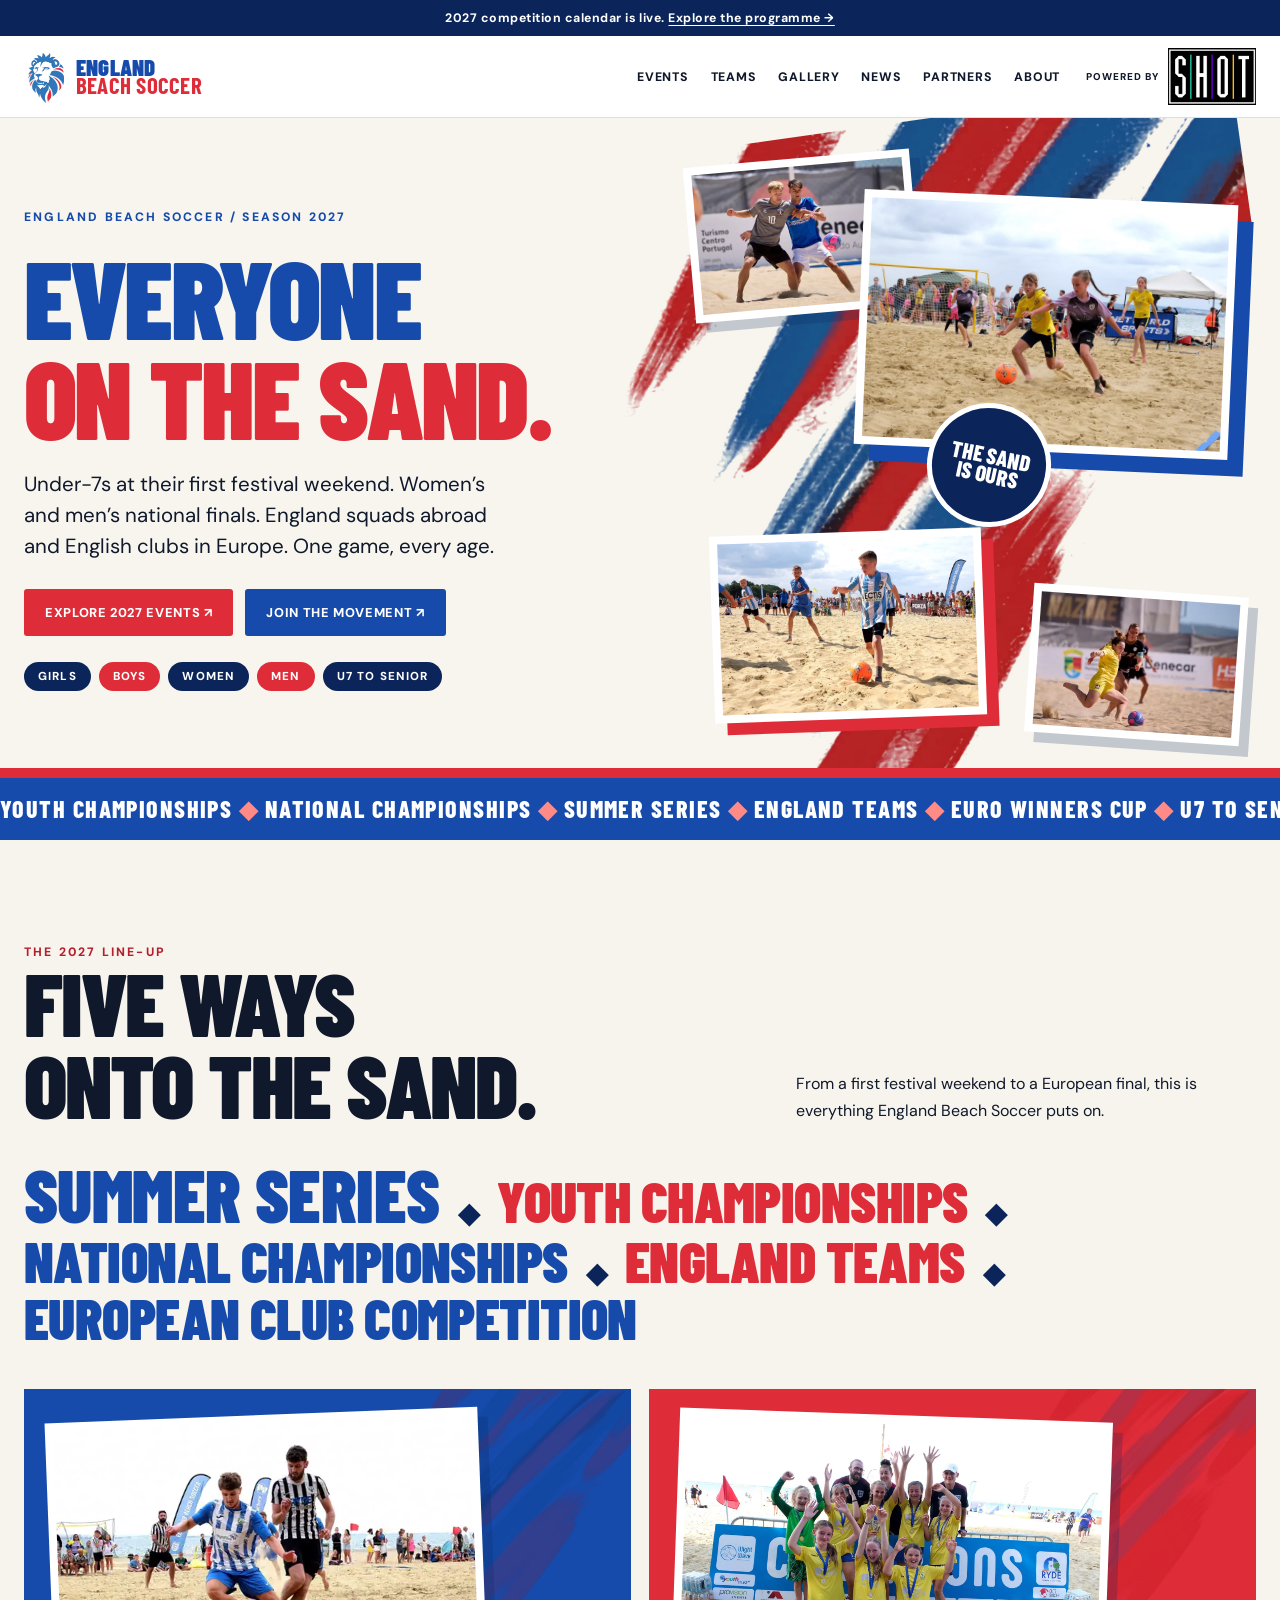
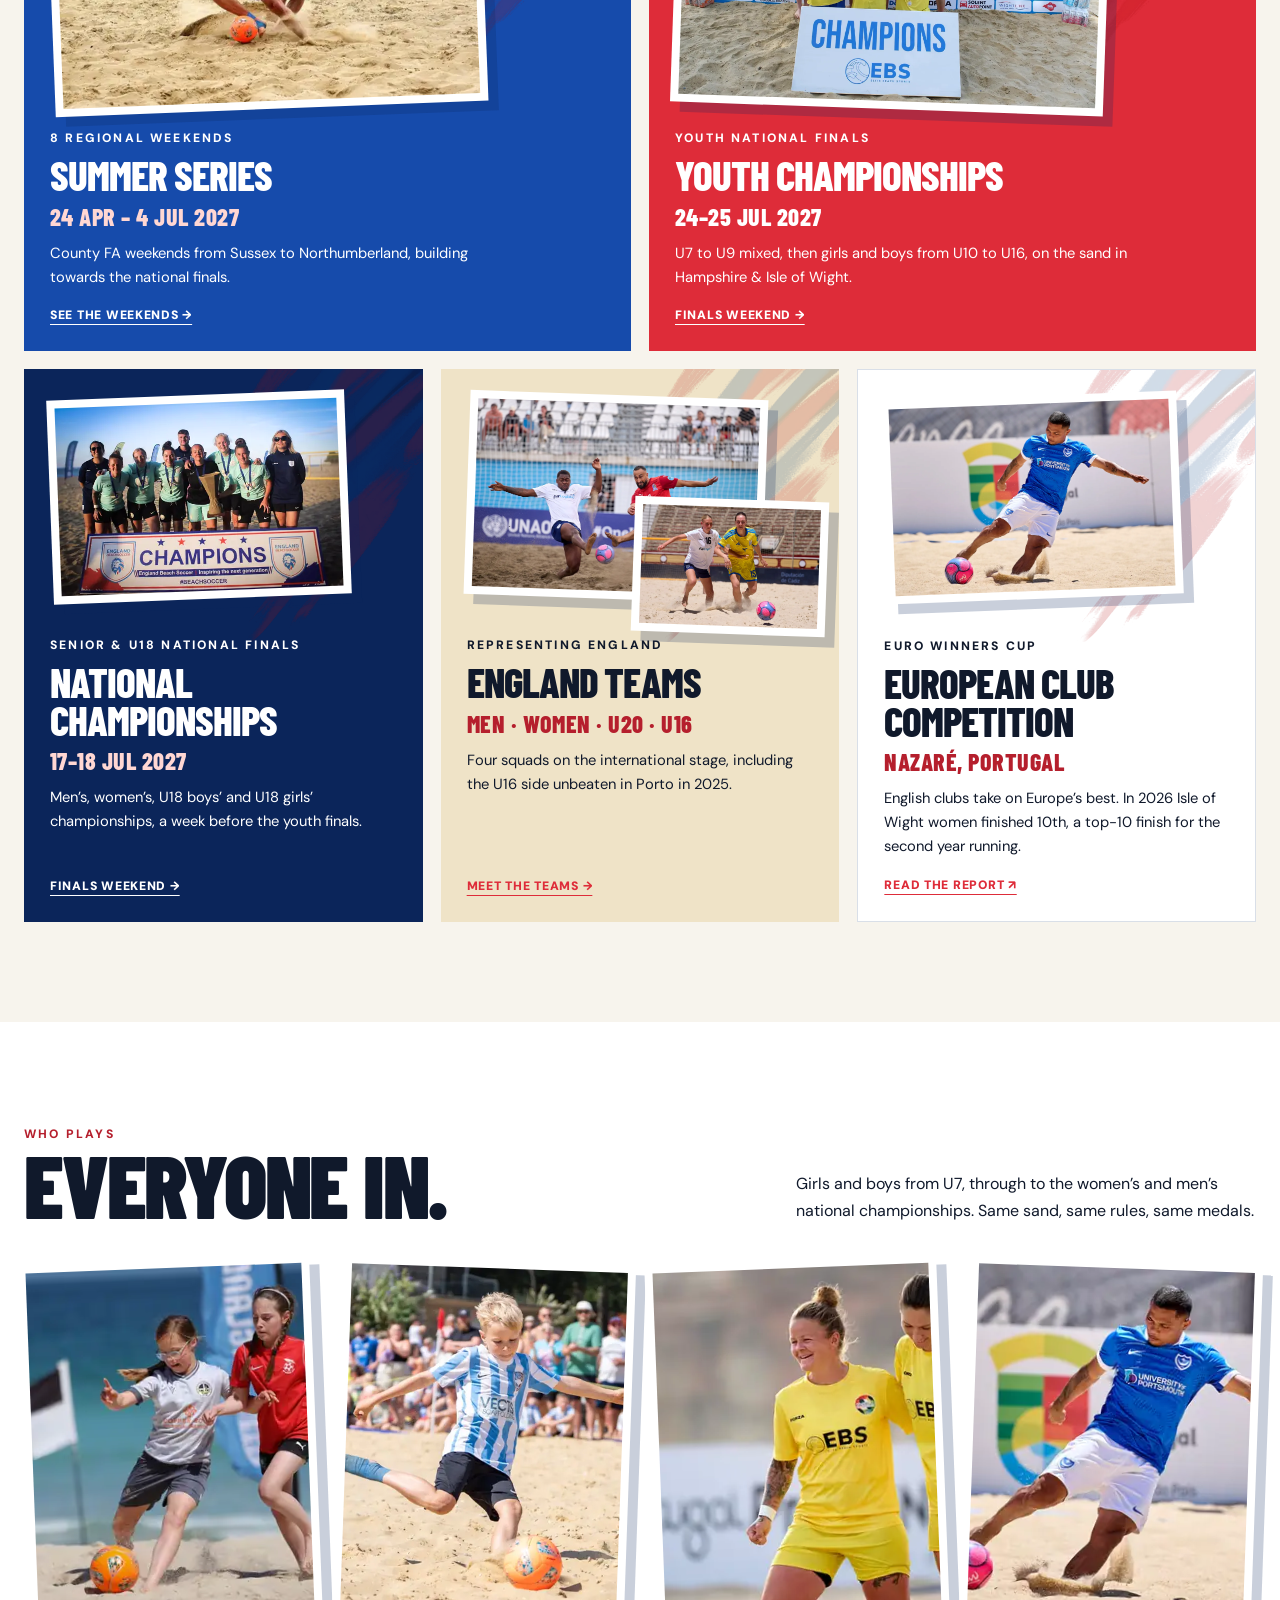
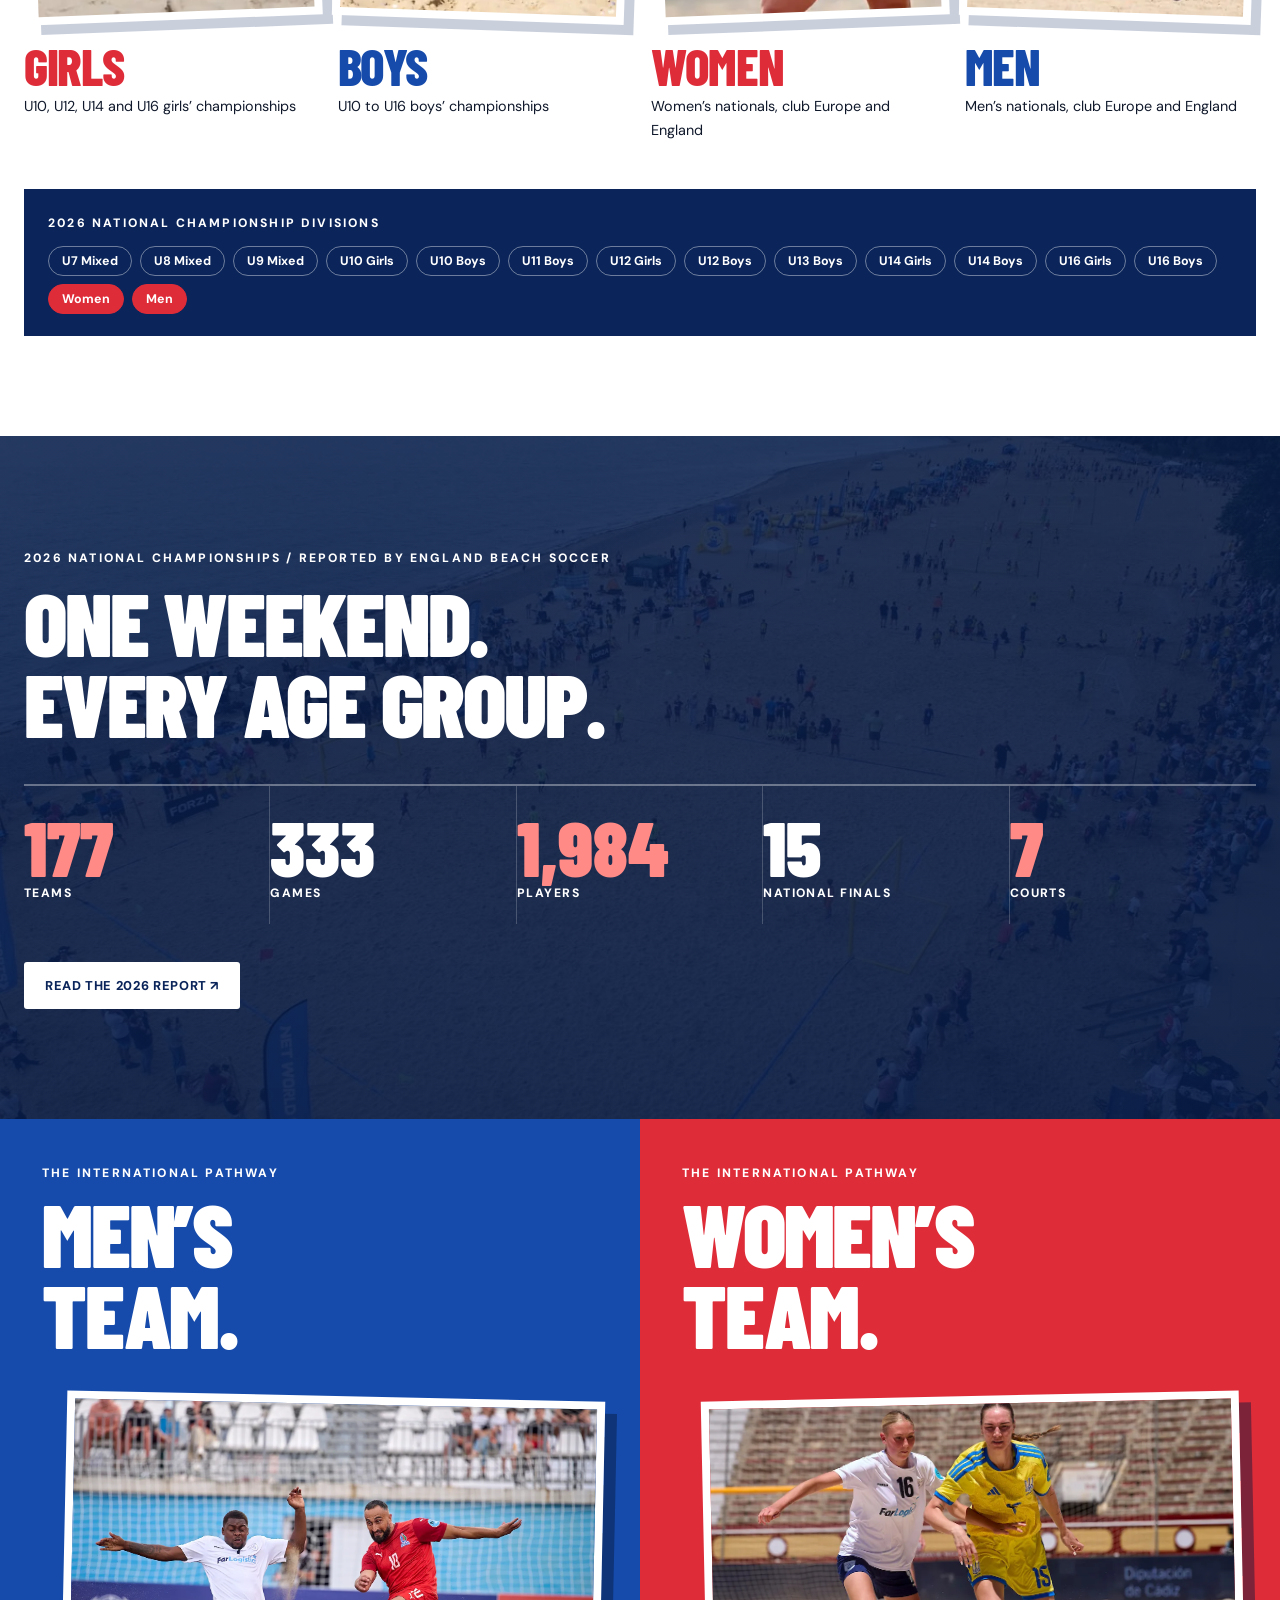
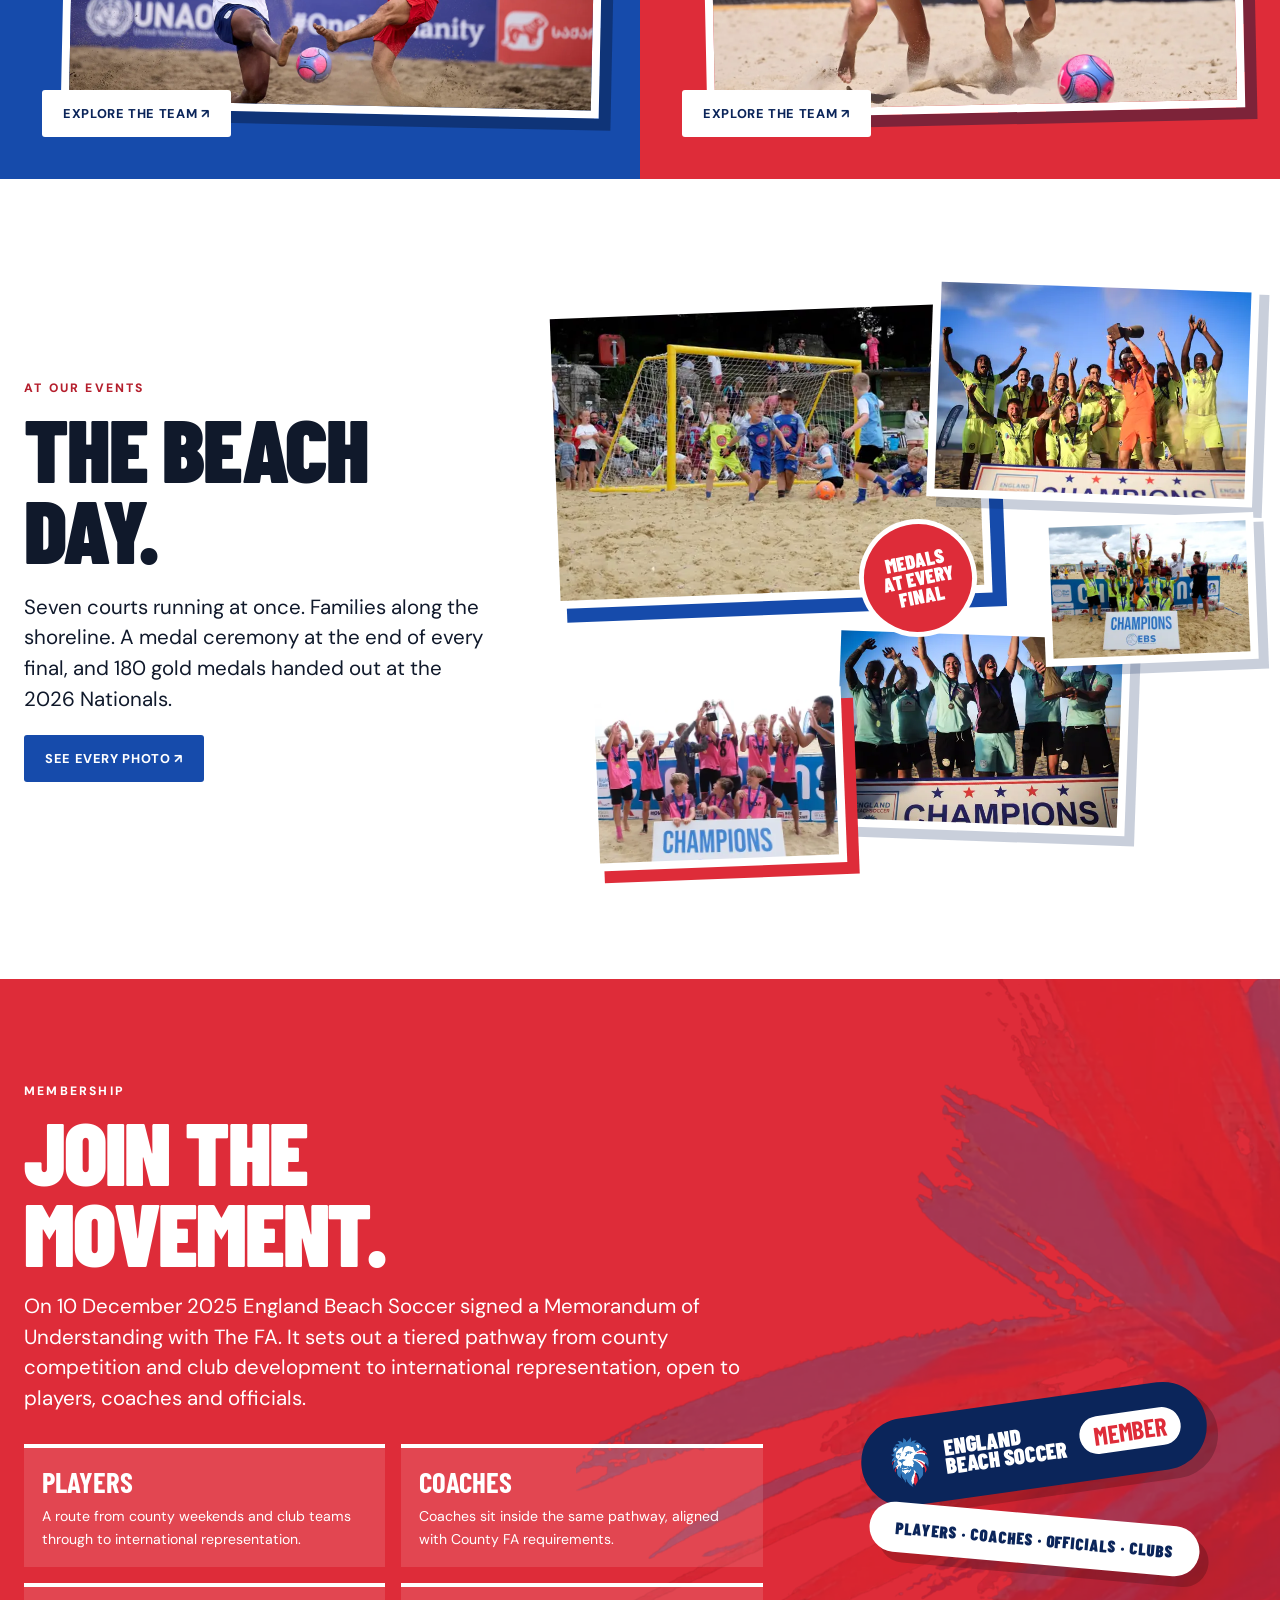
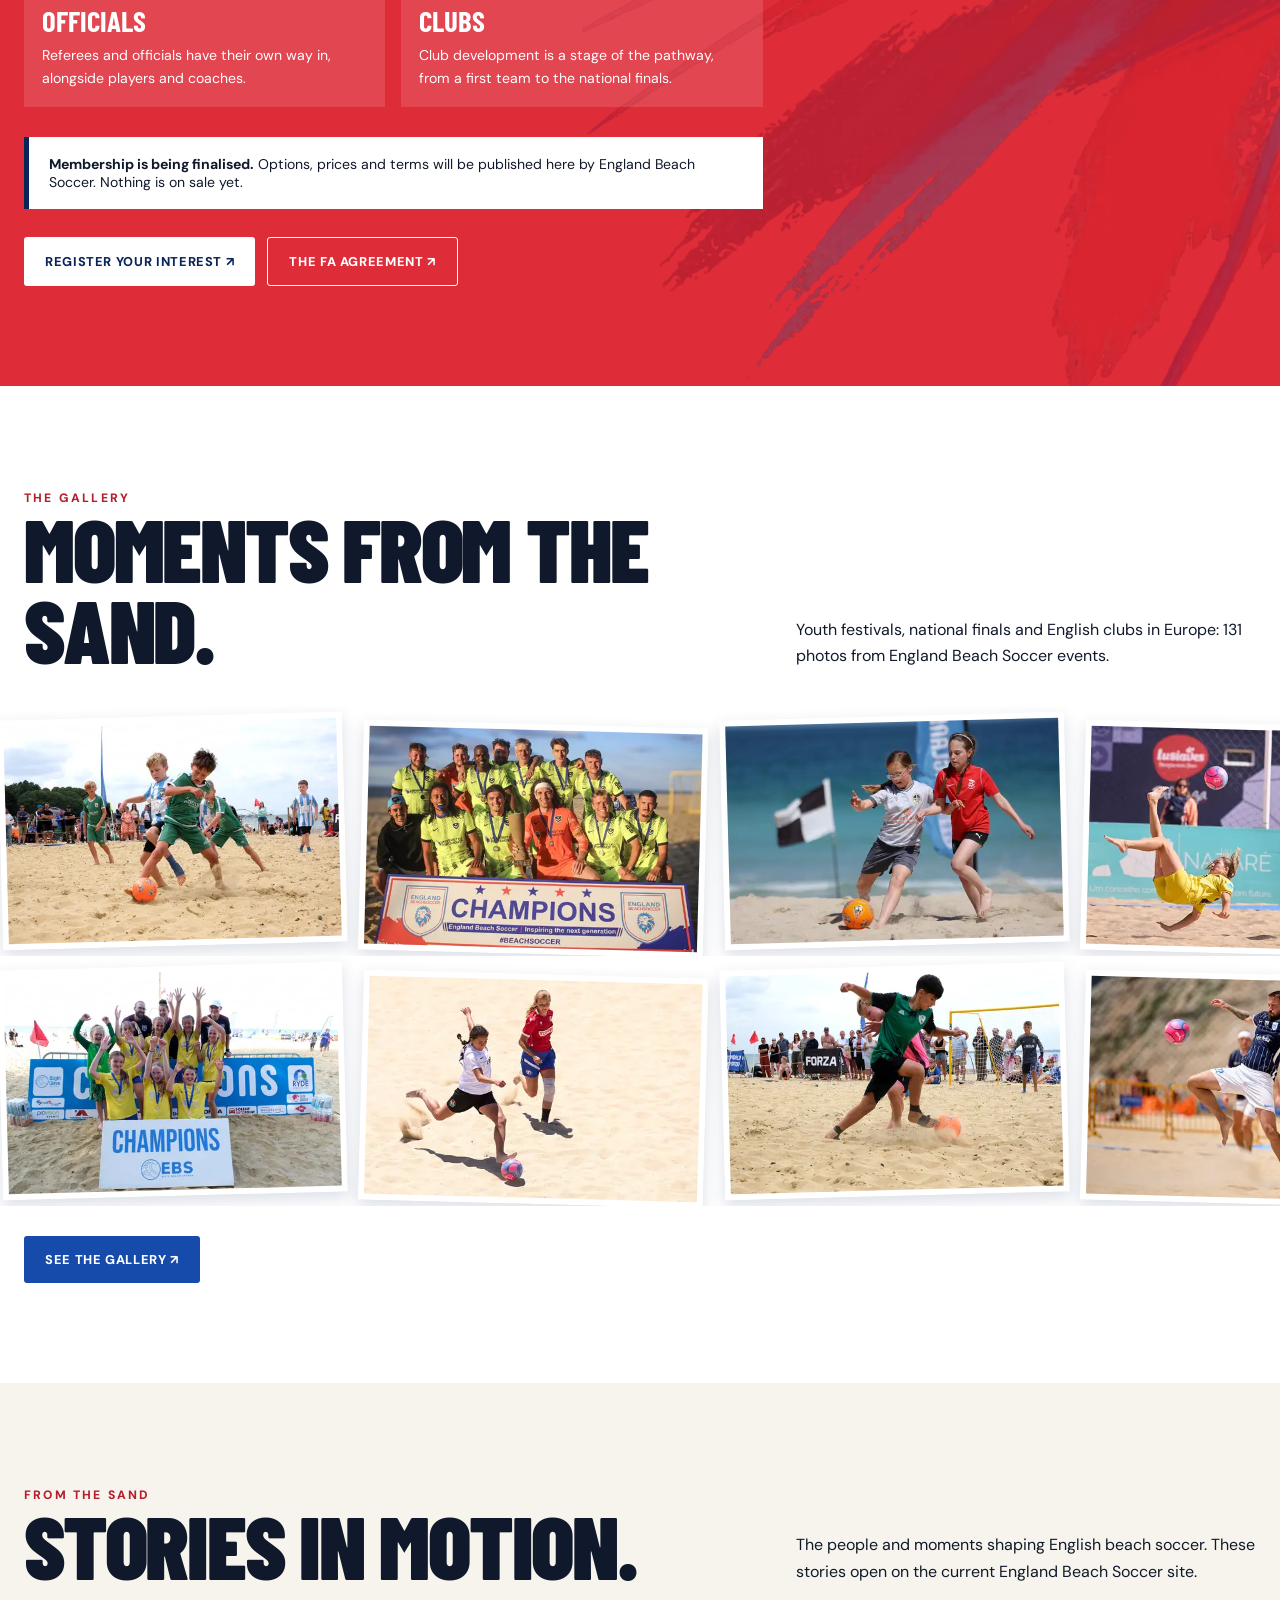
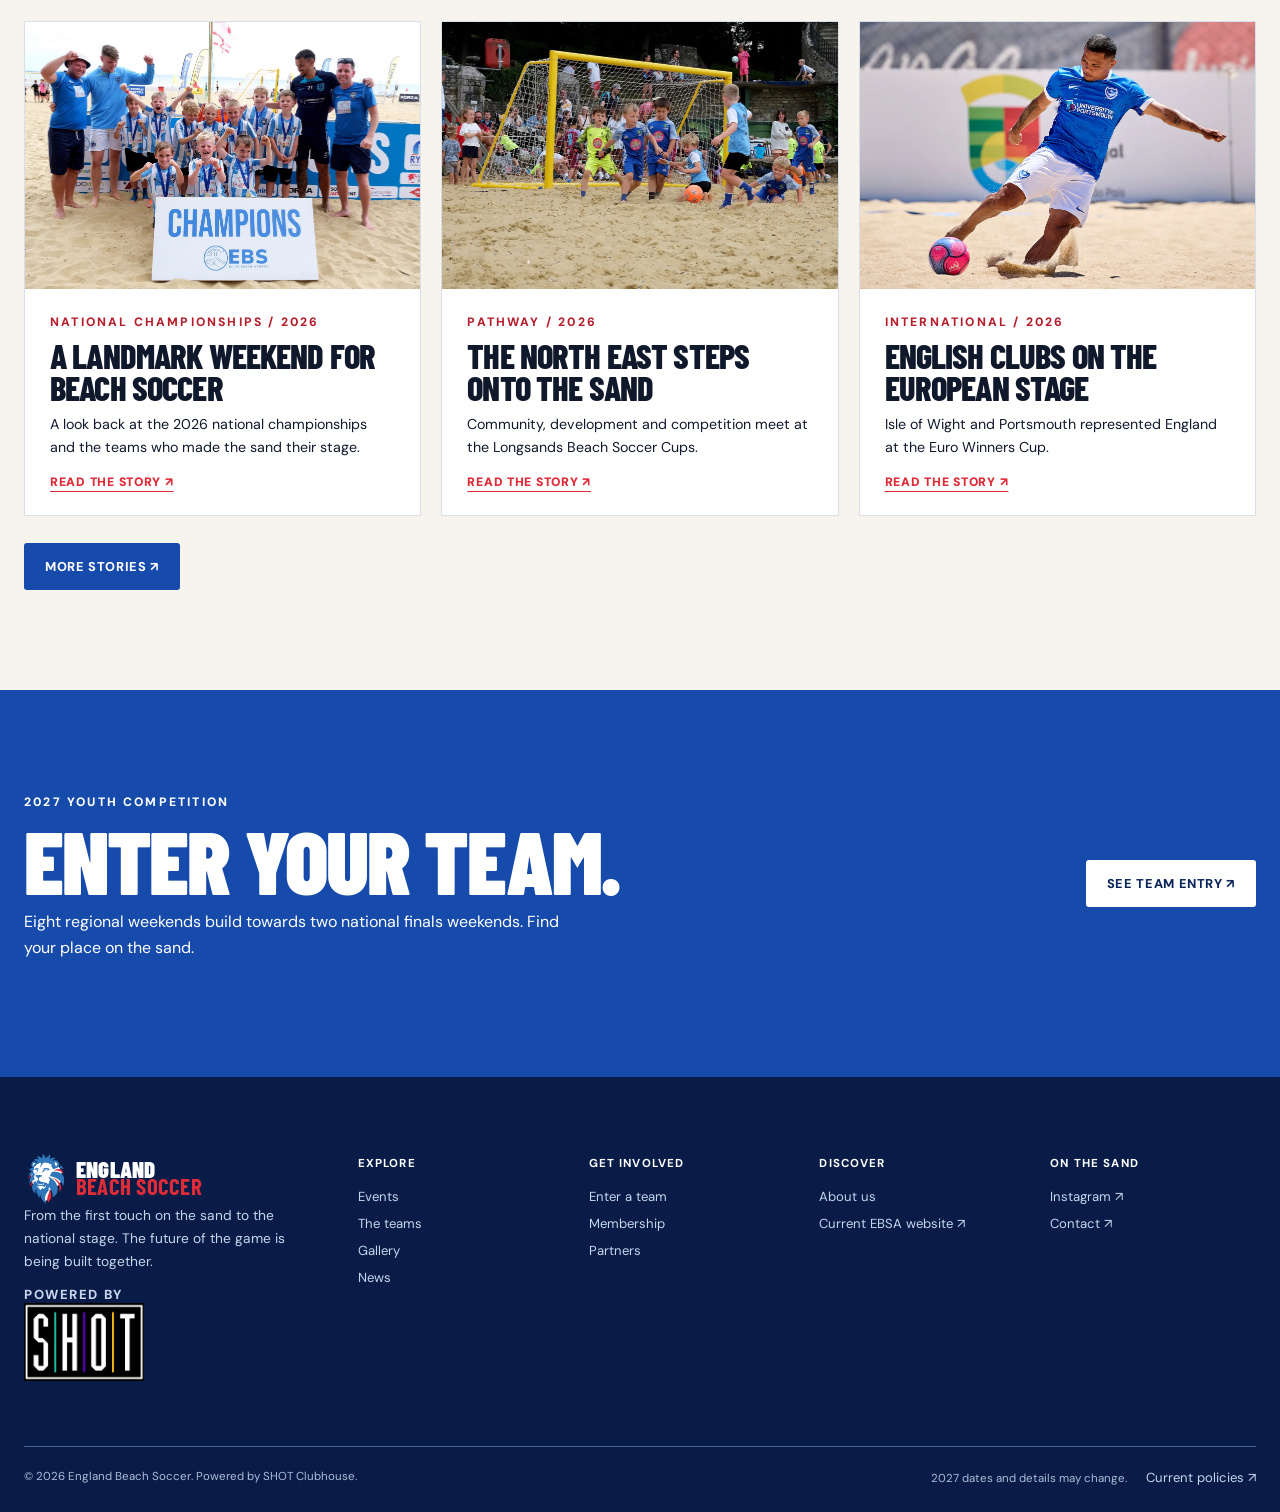
<file: index.html>
<!doctype html>
<html lang="en-GB"><head><meta charset="utf-8"><meta name="viewport" content="width=device-width,initial-scale=1"><meta name="theme-color" content="#164bab"><meta name="description" content="England Beach Soccer: events, teams, news and the road to the 2027 national finals."><link rel="icon" type="image/webp" href="/assets/images/lion-mark.webp"><link rel="preconnect" href="https://fonts.googleapis.com"><link rel="preconnect" href="https://fonts.gstatic.com" crossorigin><link rel="stylesheet" href="https://fonts.googleapis.com/css2?family=Barlow+Condensed:wght@500;600;700;800;900&family=DM+Sans:wght@400;500;600;700&display=swap"><link rel="stylesheet" href="/assets/css/site.css"><title>Home | England Beach Soccer</title></head><body data-page="home"><div id="app"></div><script type="module" src="/assets/js/site.js"></script></body></html>
</file>
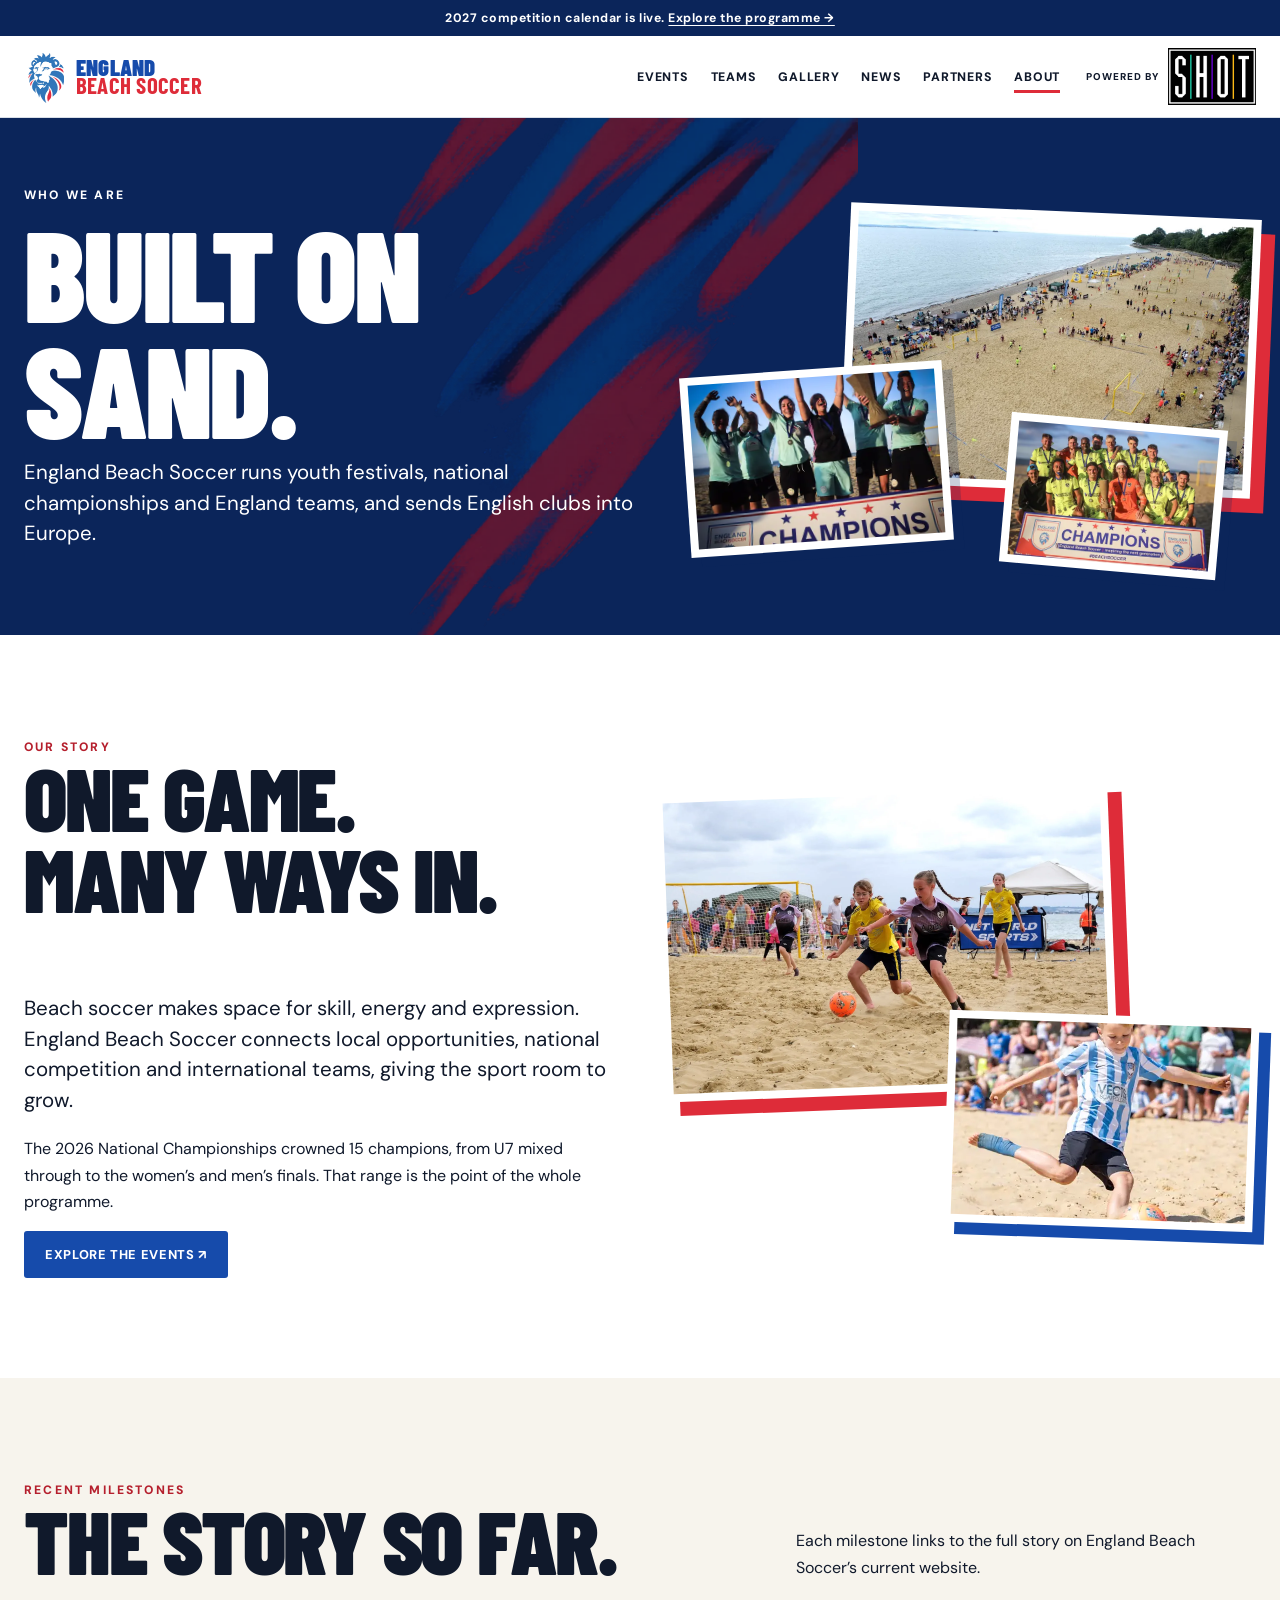
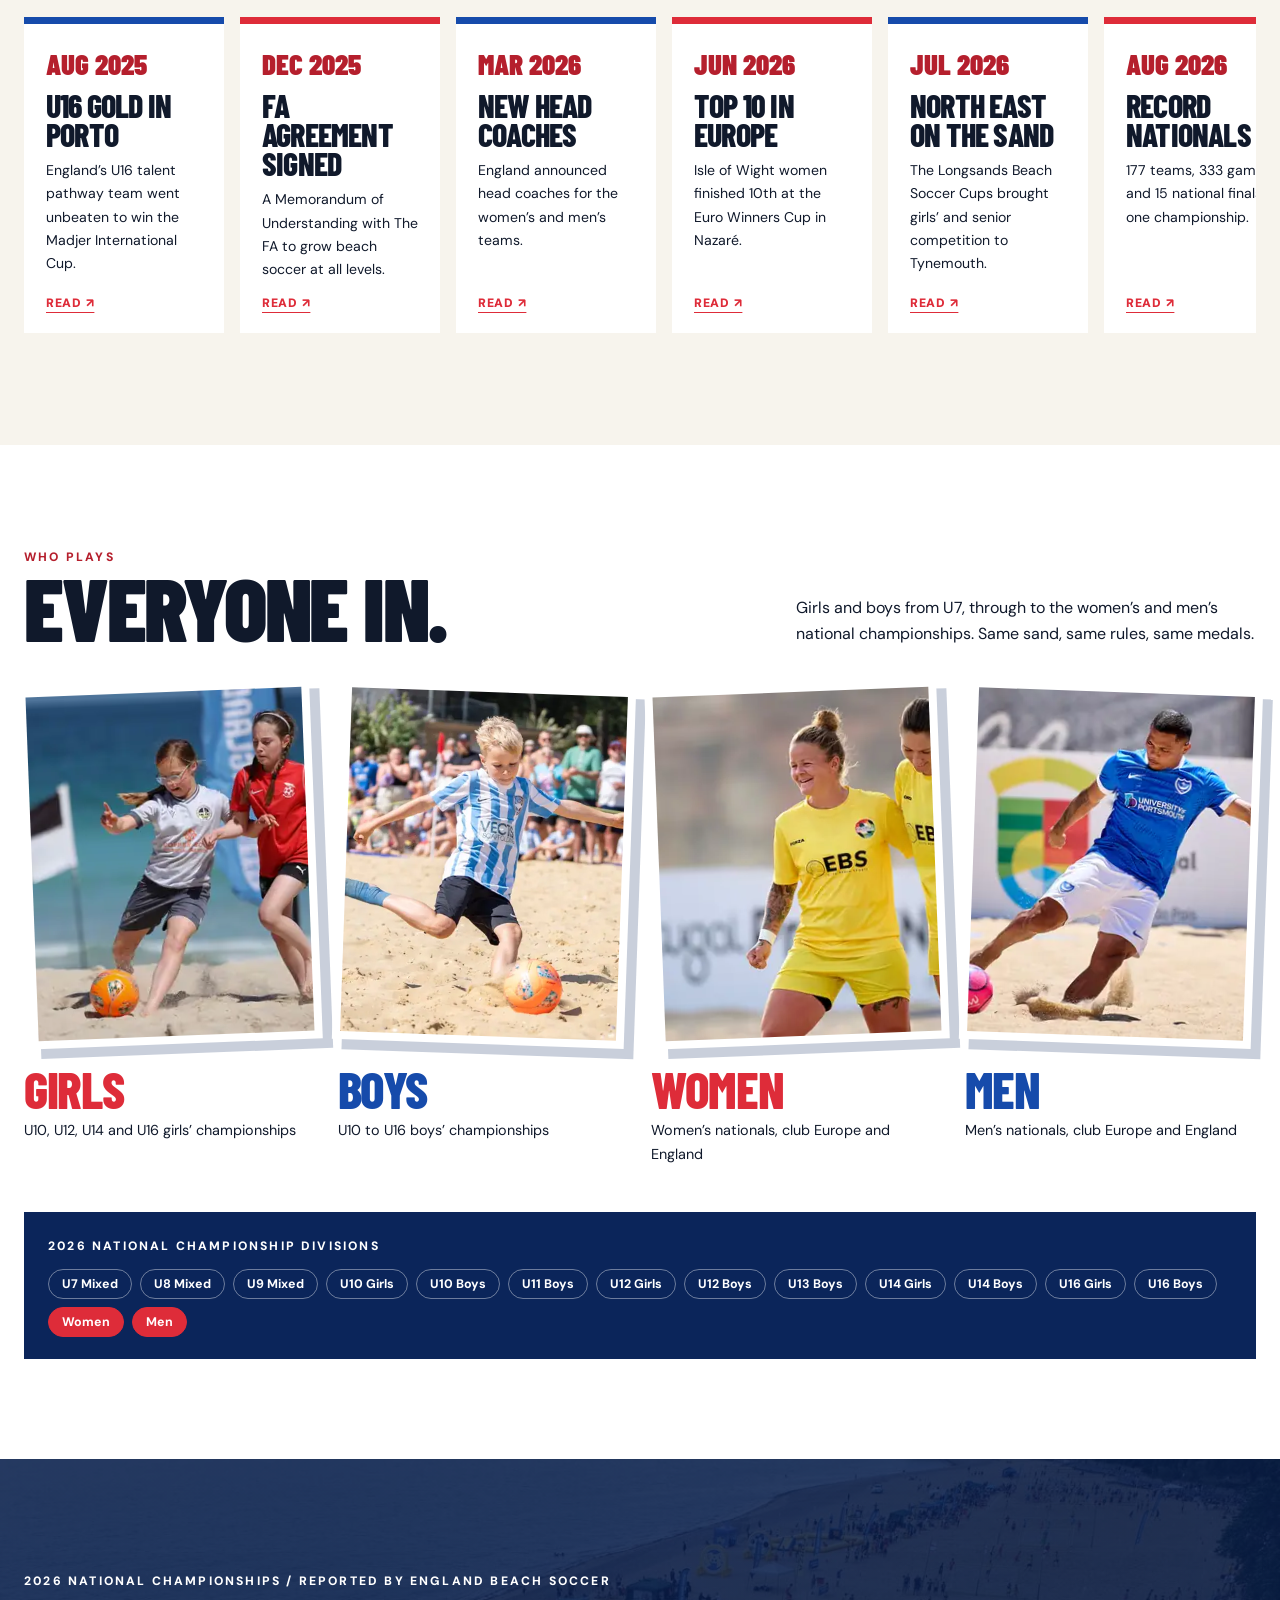
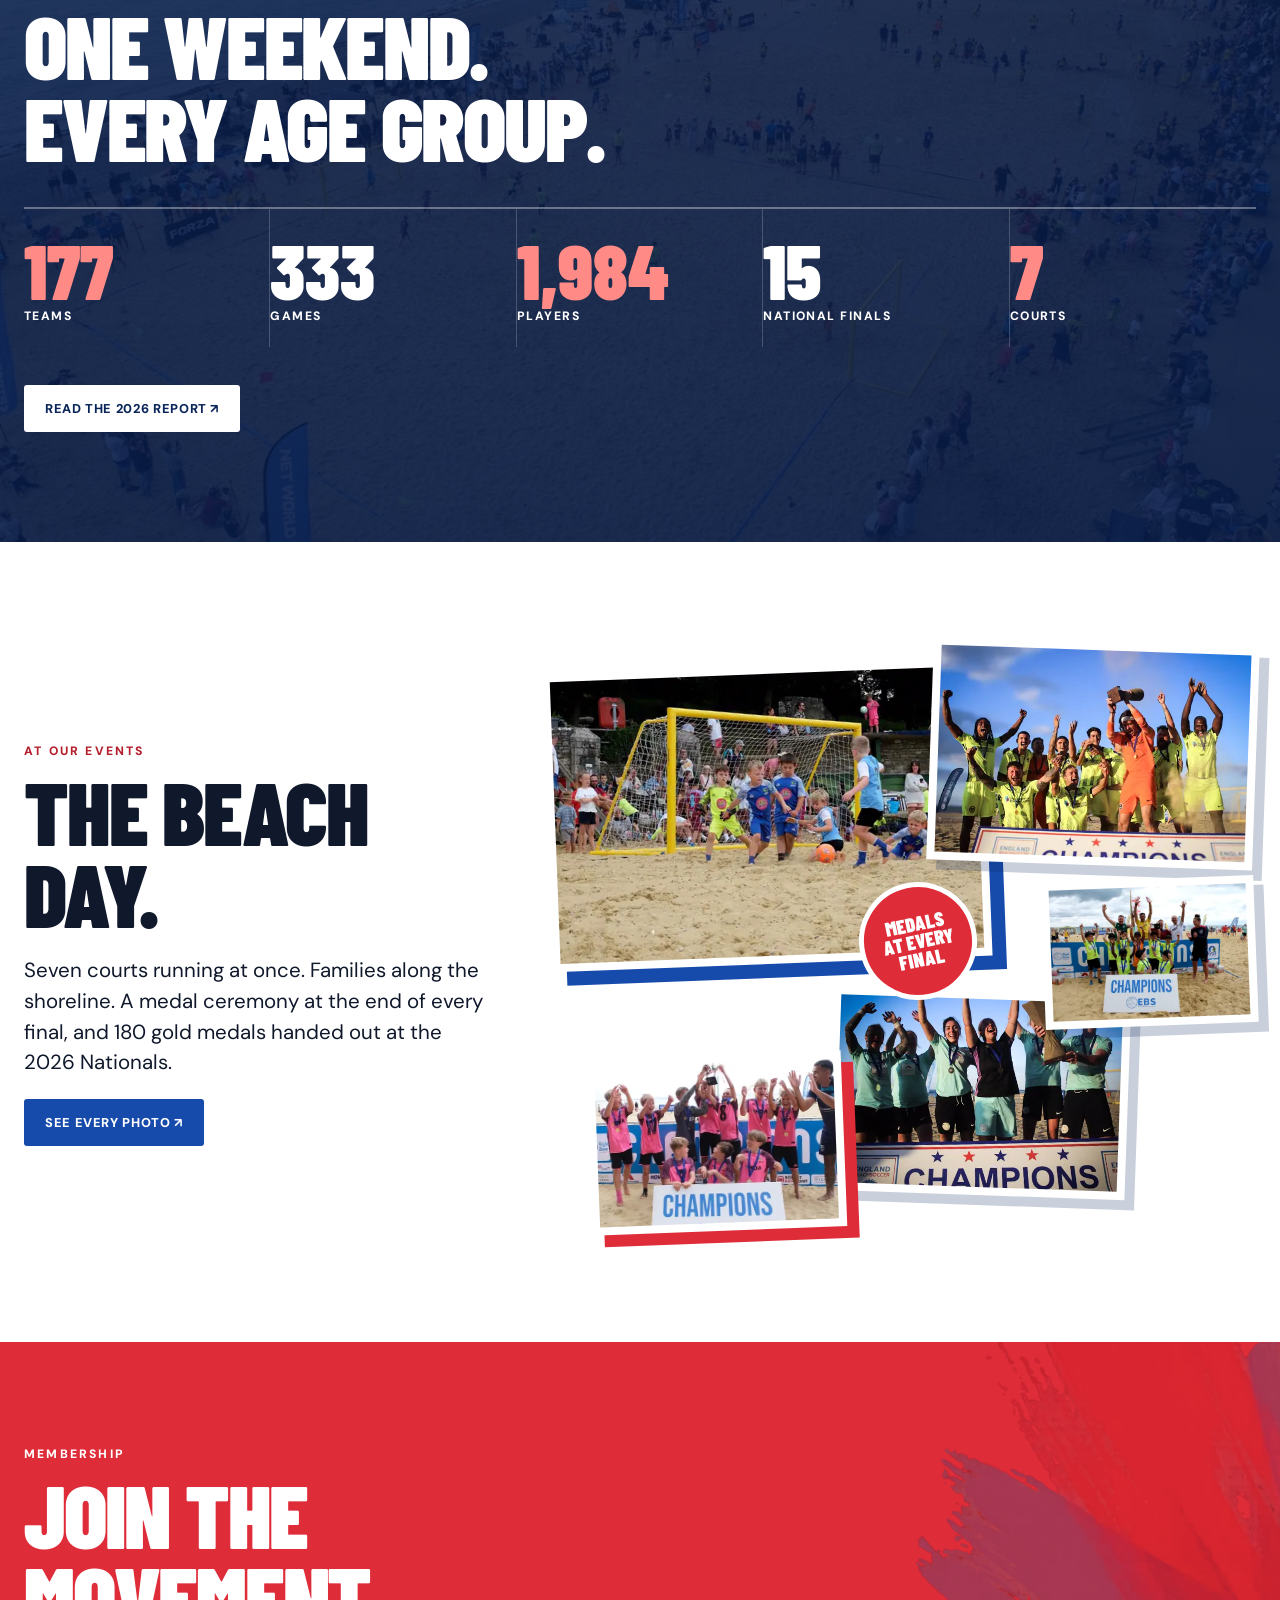
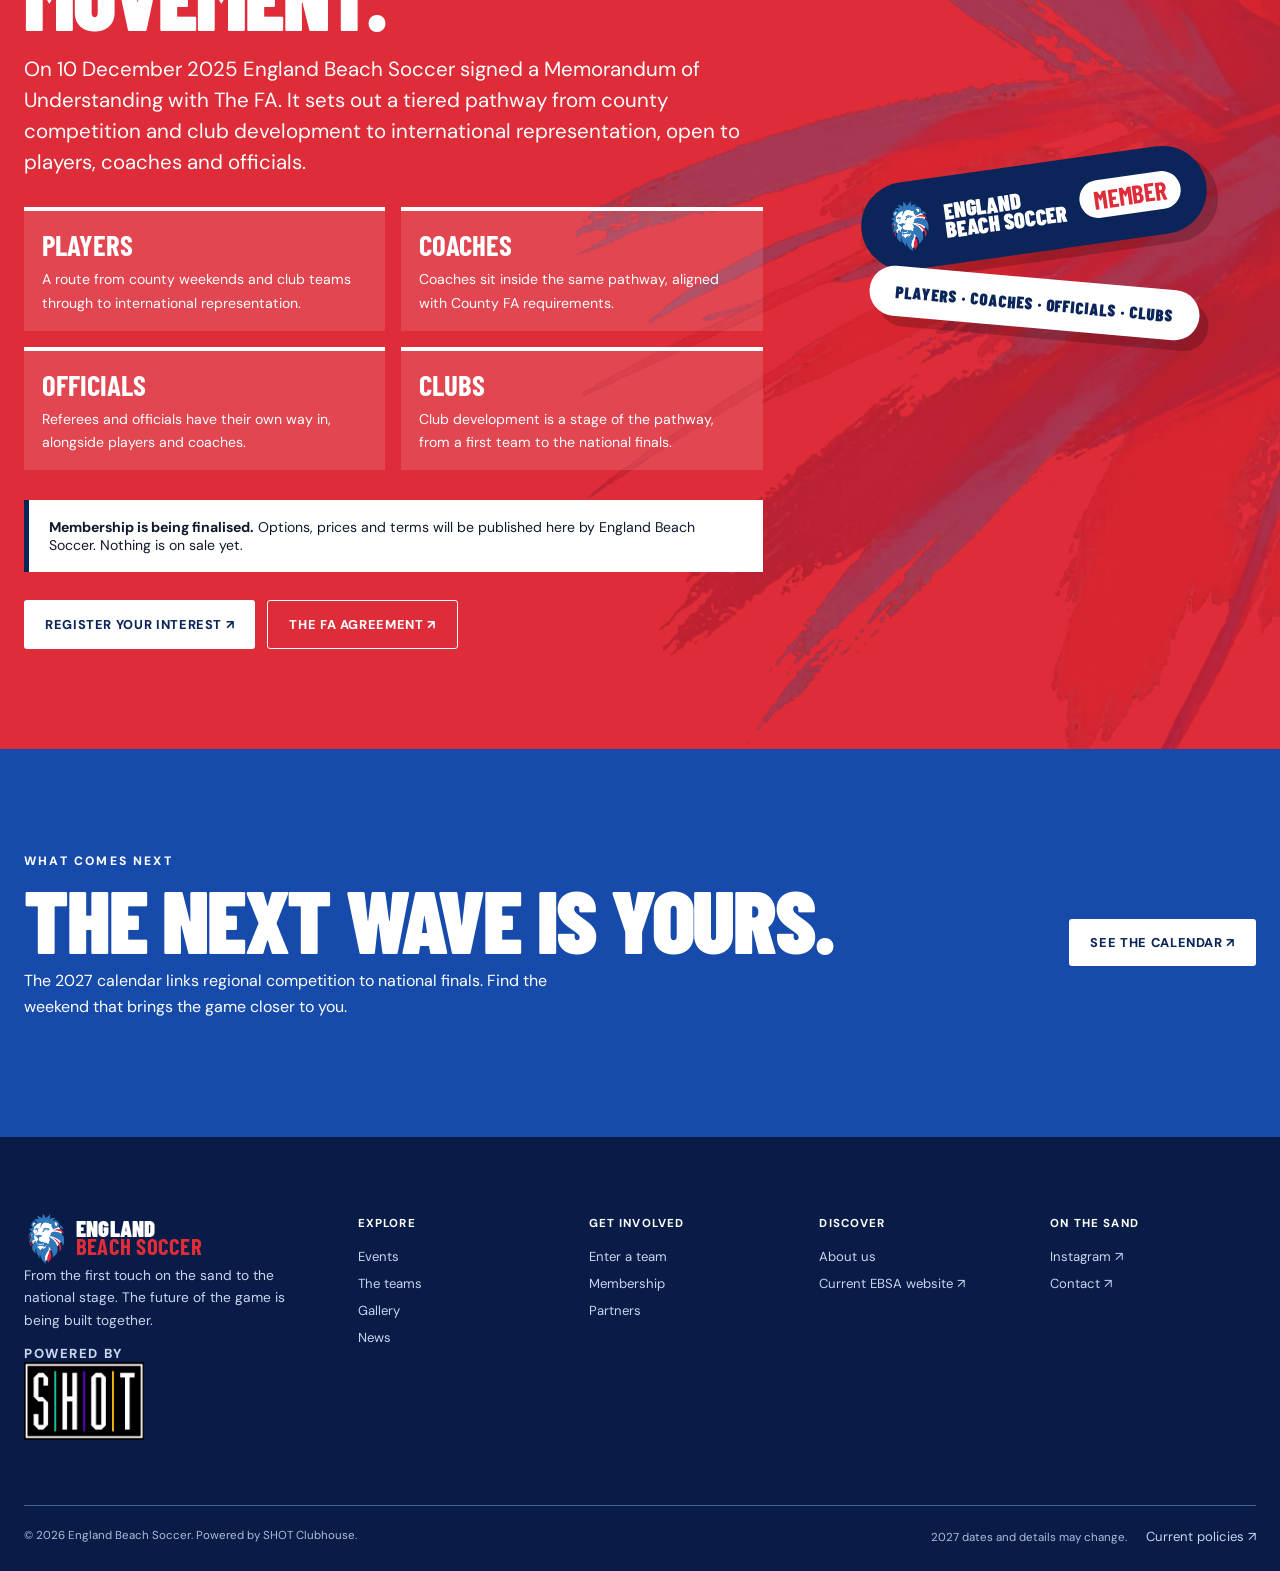
<file: about/index.html>
<!doctype html>
<html lang="en-GB"><head><meta charset="utf-8"><meta name="viewport" content="width=device-width,initial-scale=1"><meta name="theme-color" content="#164bab"><meta name="description" content="England Beach Soccer: events, teams, news and the road to the 2027 national finals."><link rel="icon" type="image/webp" href="/assets/images/lion-mark.webp"><link rel="preconnect" href="https://fonts.googleapis.com"><link rel="preconnect" href="https://fonts.gstatic.com" crossorigin><link rel="stylesheet" href="https://fonts.googleapis.com/css2?family=Barlow+Condensed:wght@500;600;700;800;900&family=DM+Sans:wght@400;500;600;700&display=swap"><link rel="stylesheet" href="/assets/css/site.css"><title>About | England Beach Soccer</title></head><body data-page="about"><div id="app"></div><script type="module" src="/assets/js/site.js"></script></body></html>
</file>
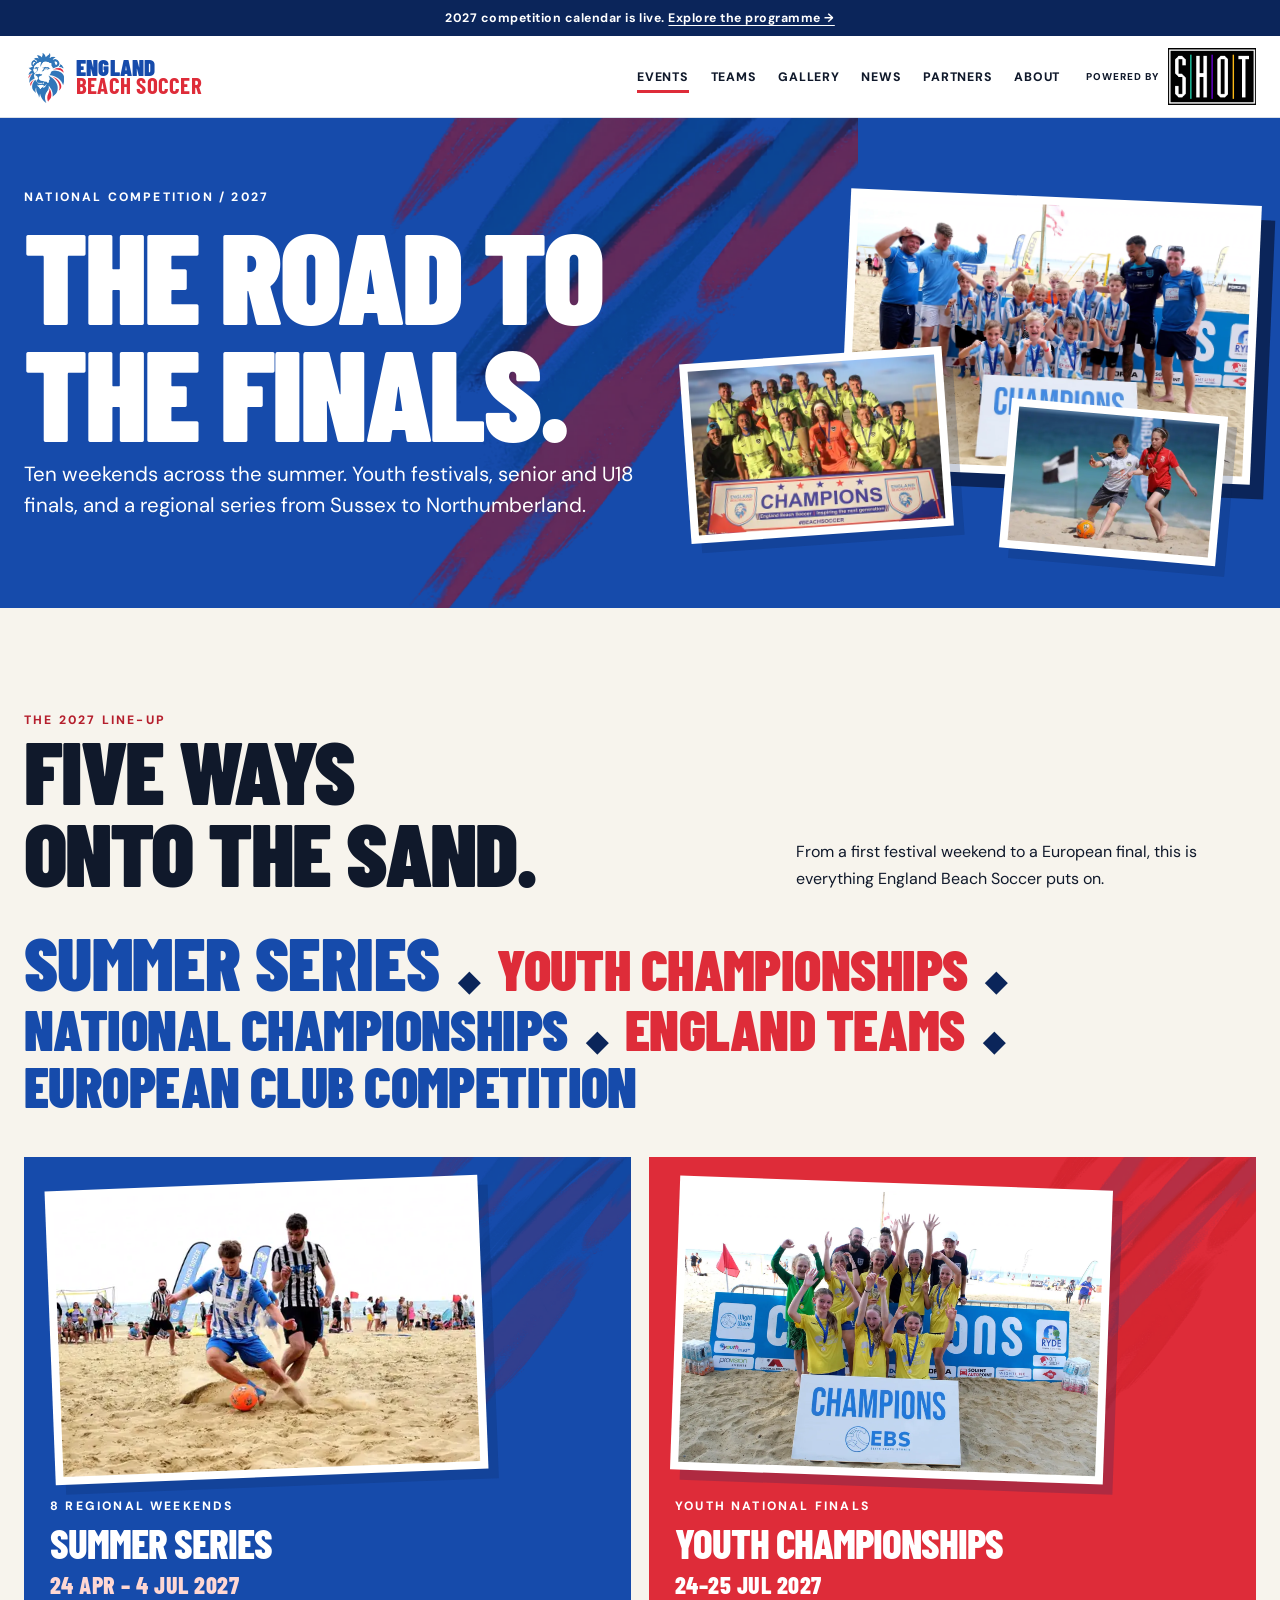
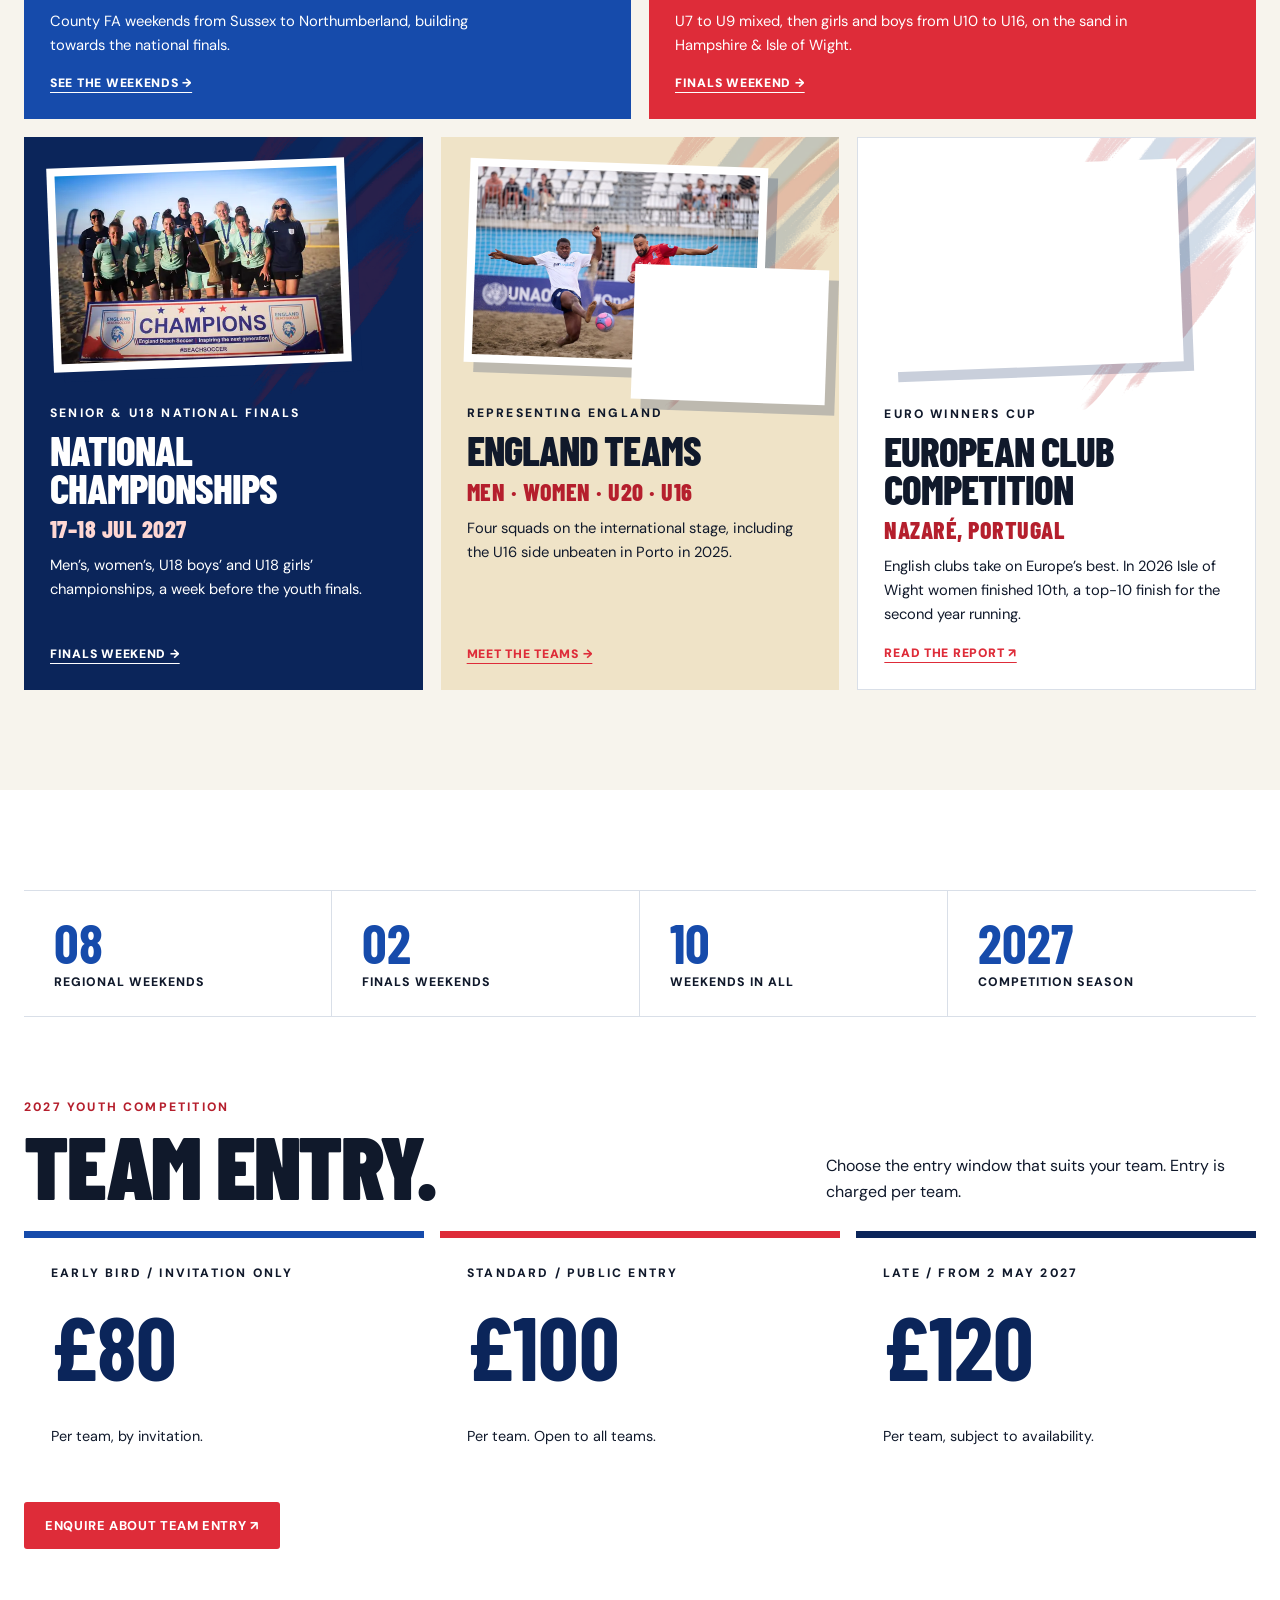
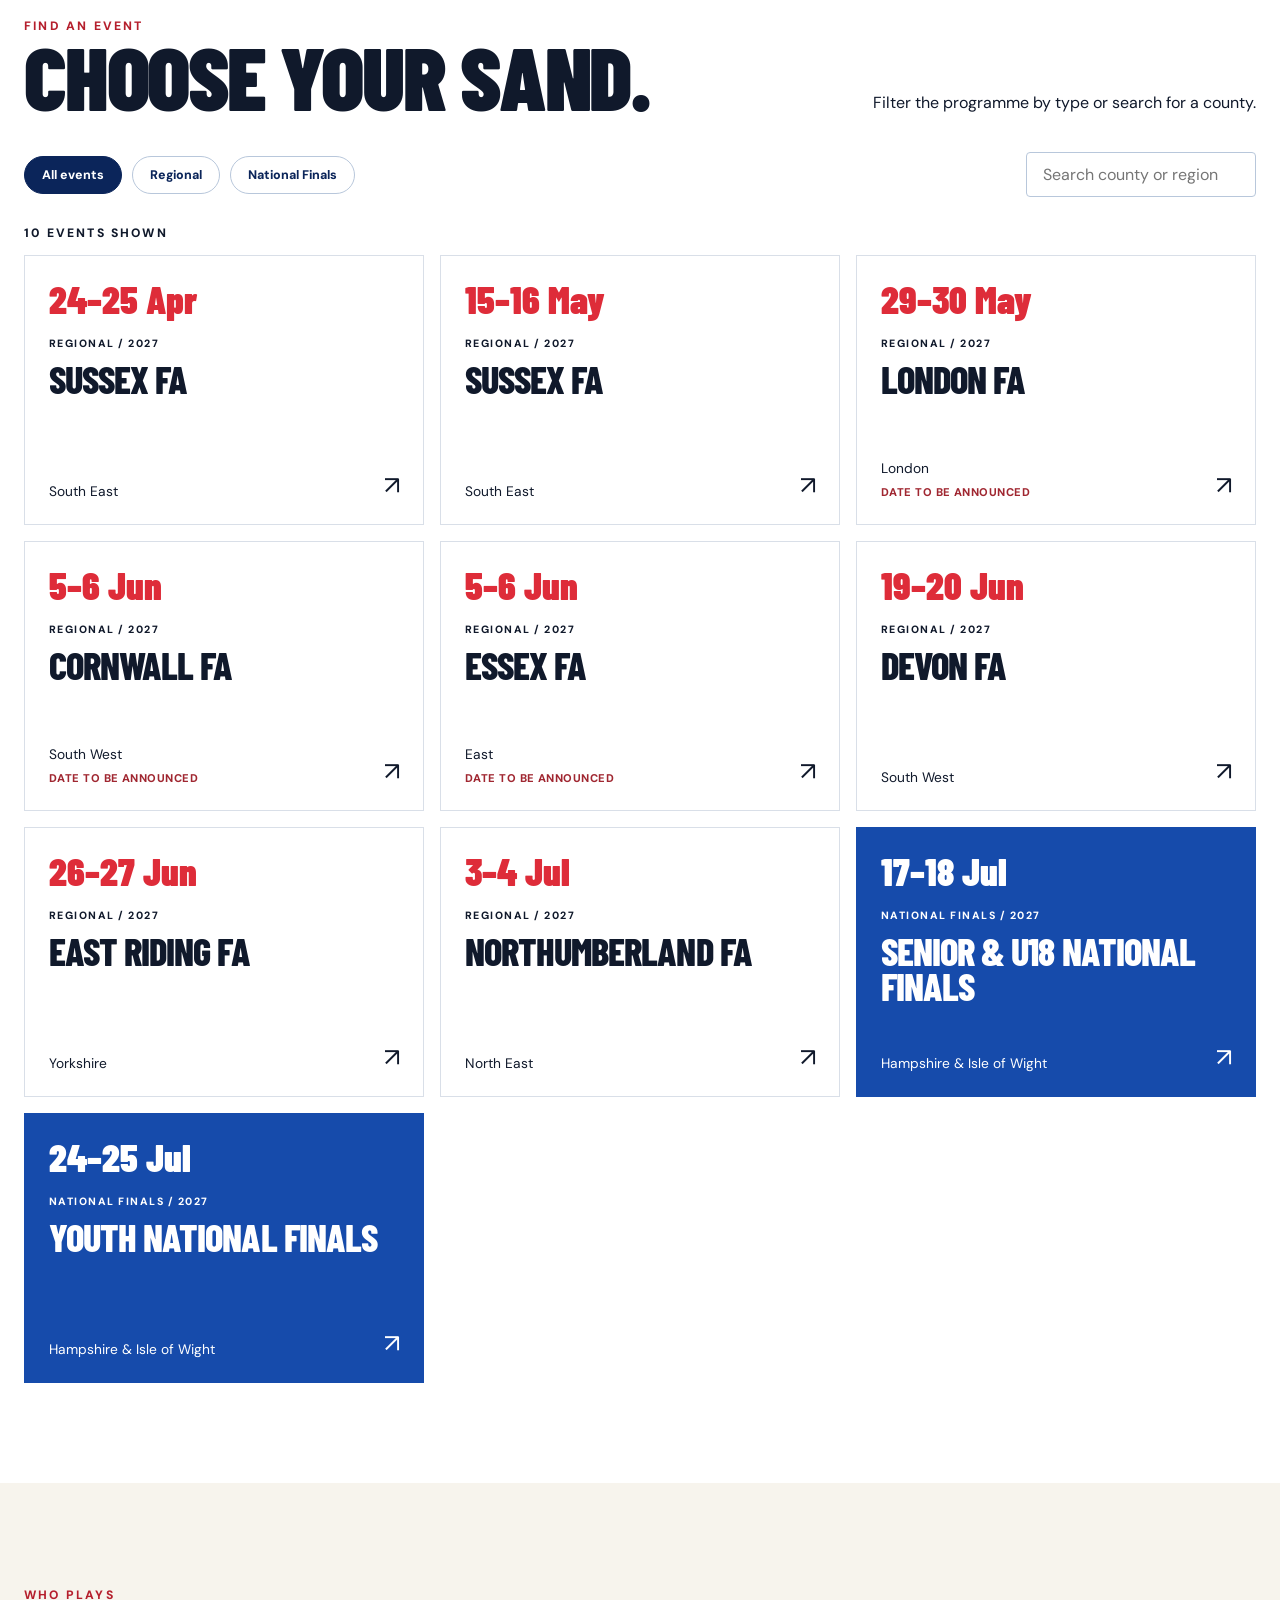
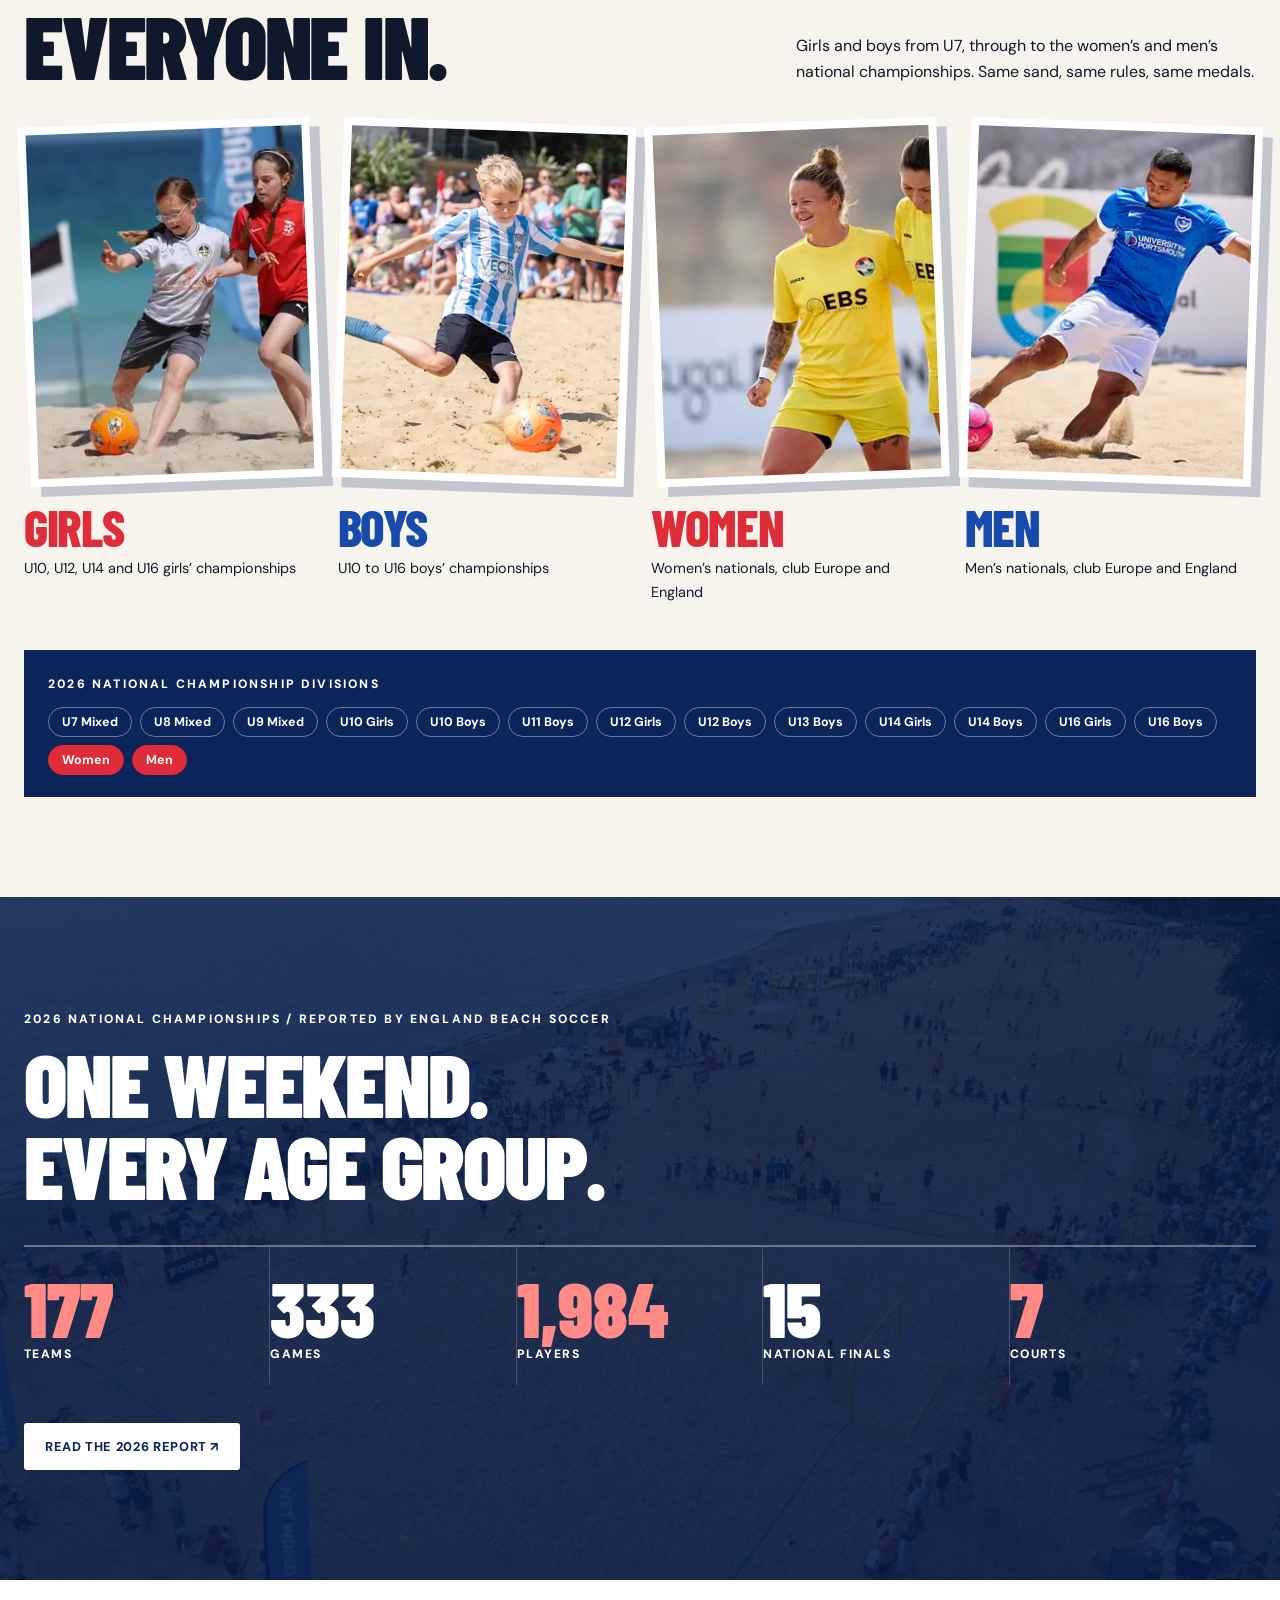
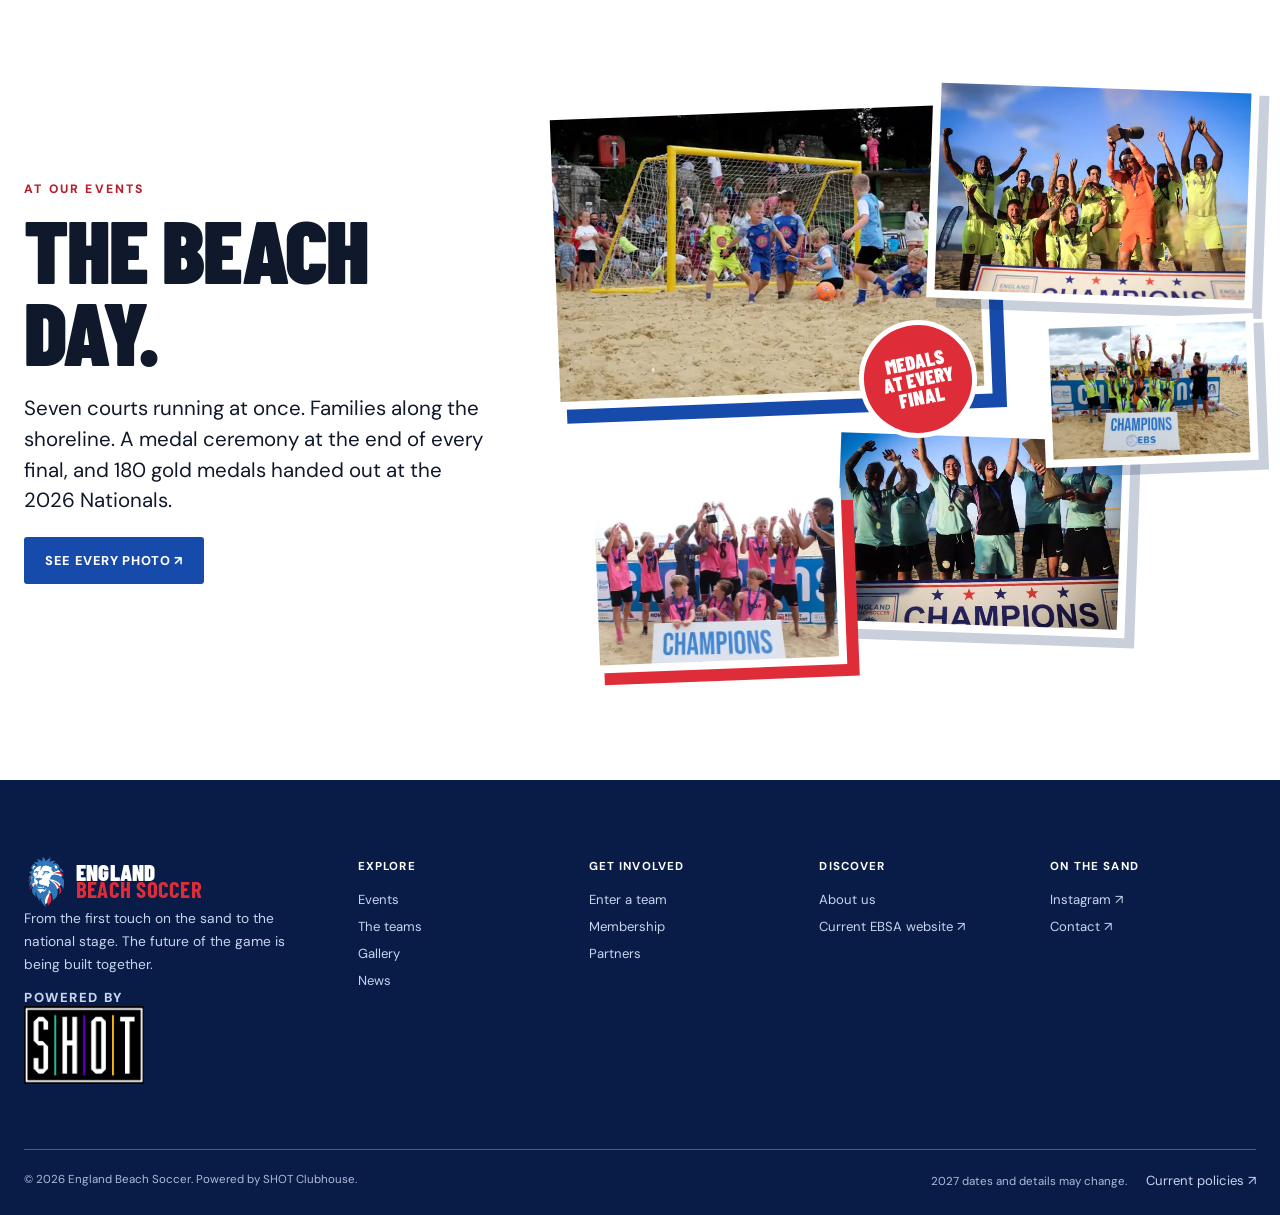
<file: events/index.html>
<!doctype html>
<html lang="en-GB"><head><meta charset="utf-8"><meta name="viewport" content="width=device-width,initial-scale=1"><meta name="theme-color" content="#164bab"><meta name="description" content="England Beach Soccer: events, teams, news and the road to the 2027 national finals."><link rel="icon" type="image/webp" href="/assets/images/lion-mark.webp"><link rel="preconnect" href="https://fonts.googleapis.com"><link rel="preconnect" href="https://fonts.gstatic.com" crossorigin><link rel="stylesheet" href="https://fonts.googleapis.com/css2?family=Barlow+Condensed:wght@500;600;700;800;900&family=DM+Sans:wght@400;500;600;700&display=swap"><link rel="stylesheet" href="/assets/css/site.css"><title>Events | England Beach Soccer</title></head><body data-page="events"><div id="app"></div><script type="module" src="/assets/js/site.js"></script></body></html>
</file>
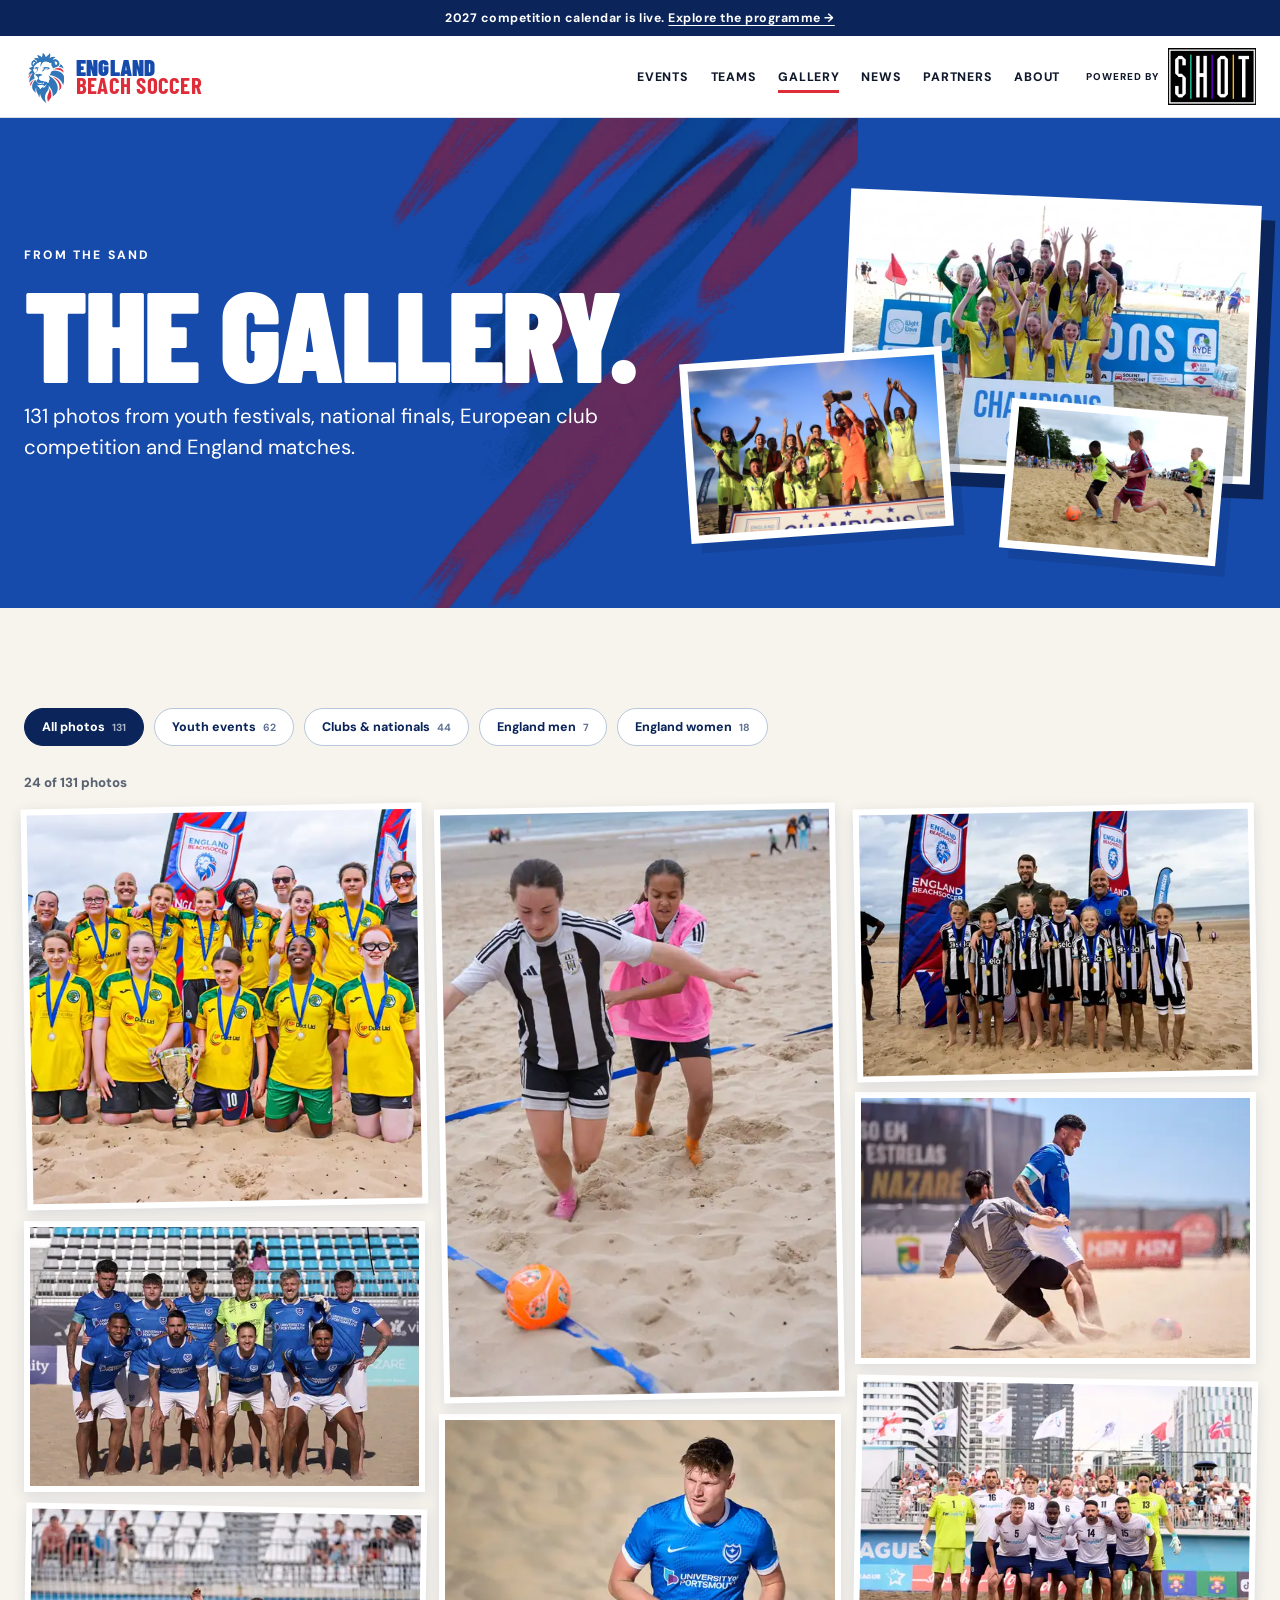
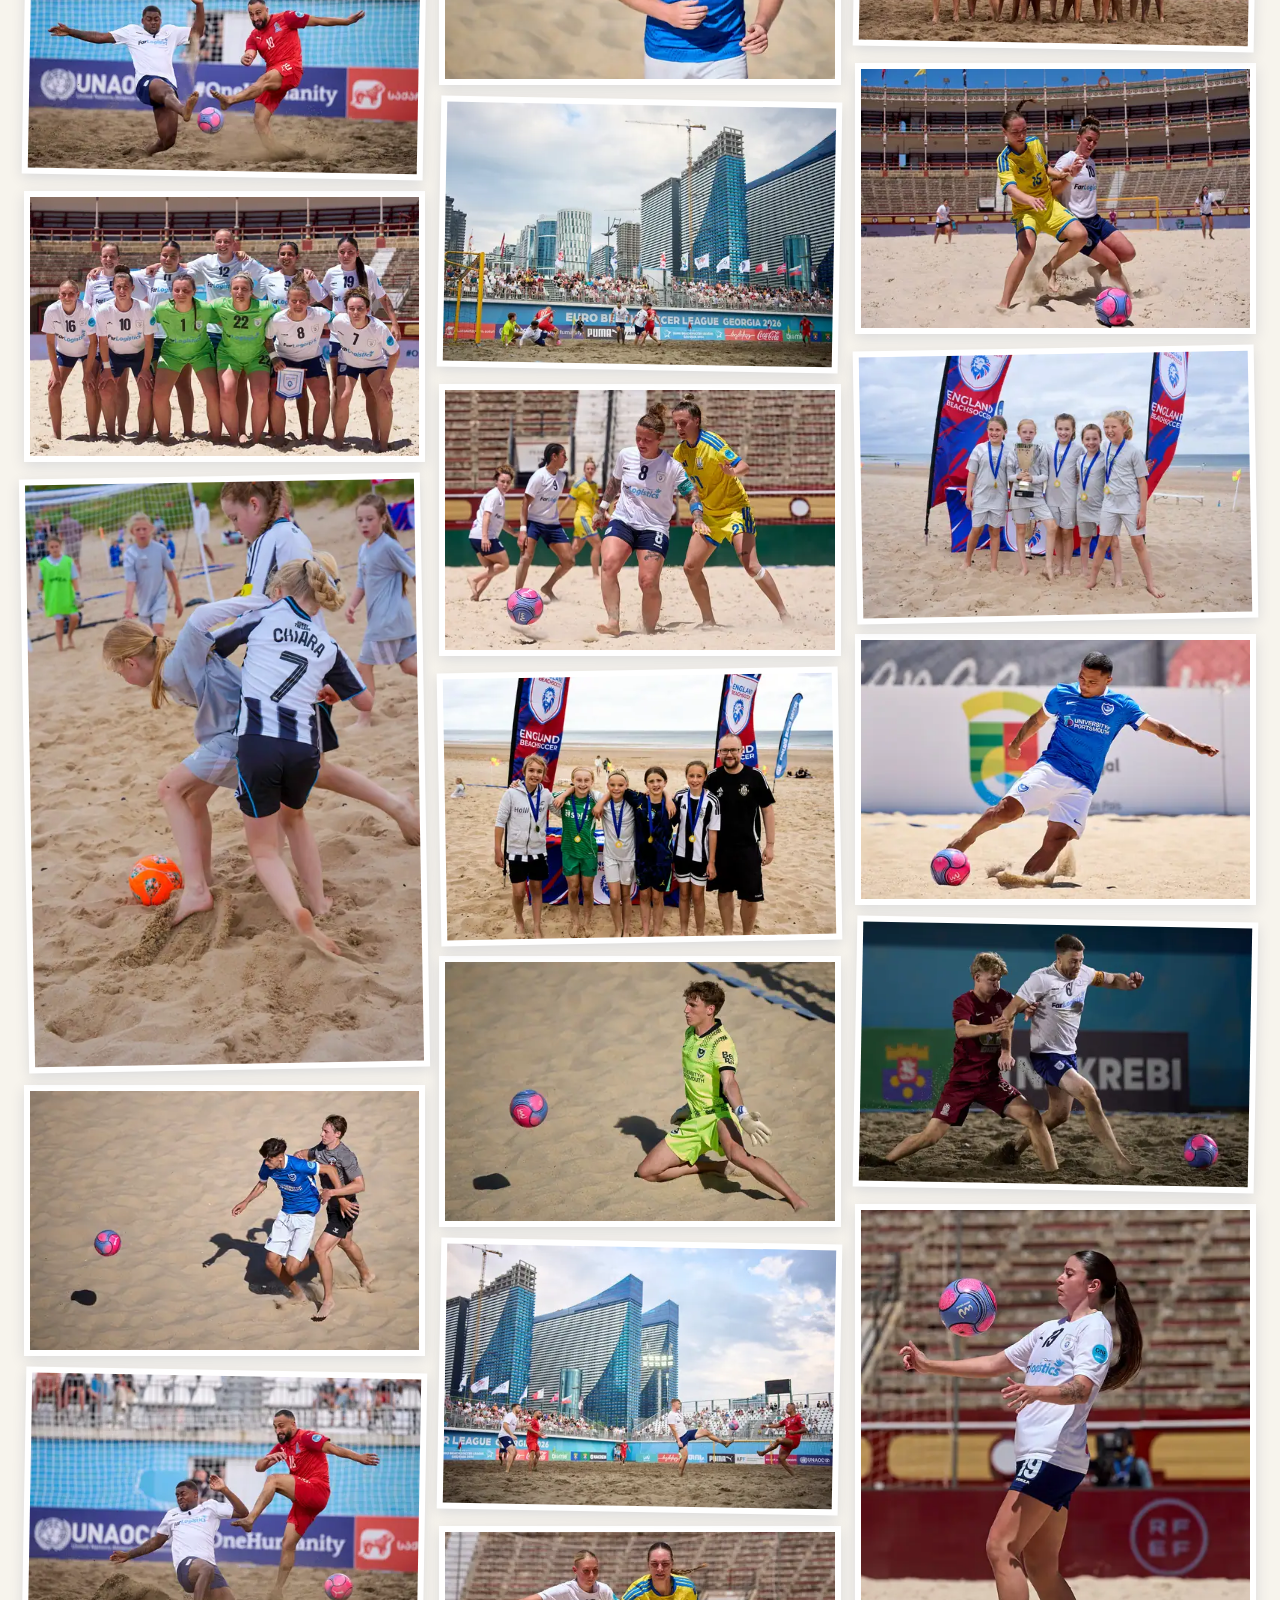
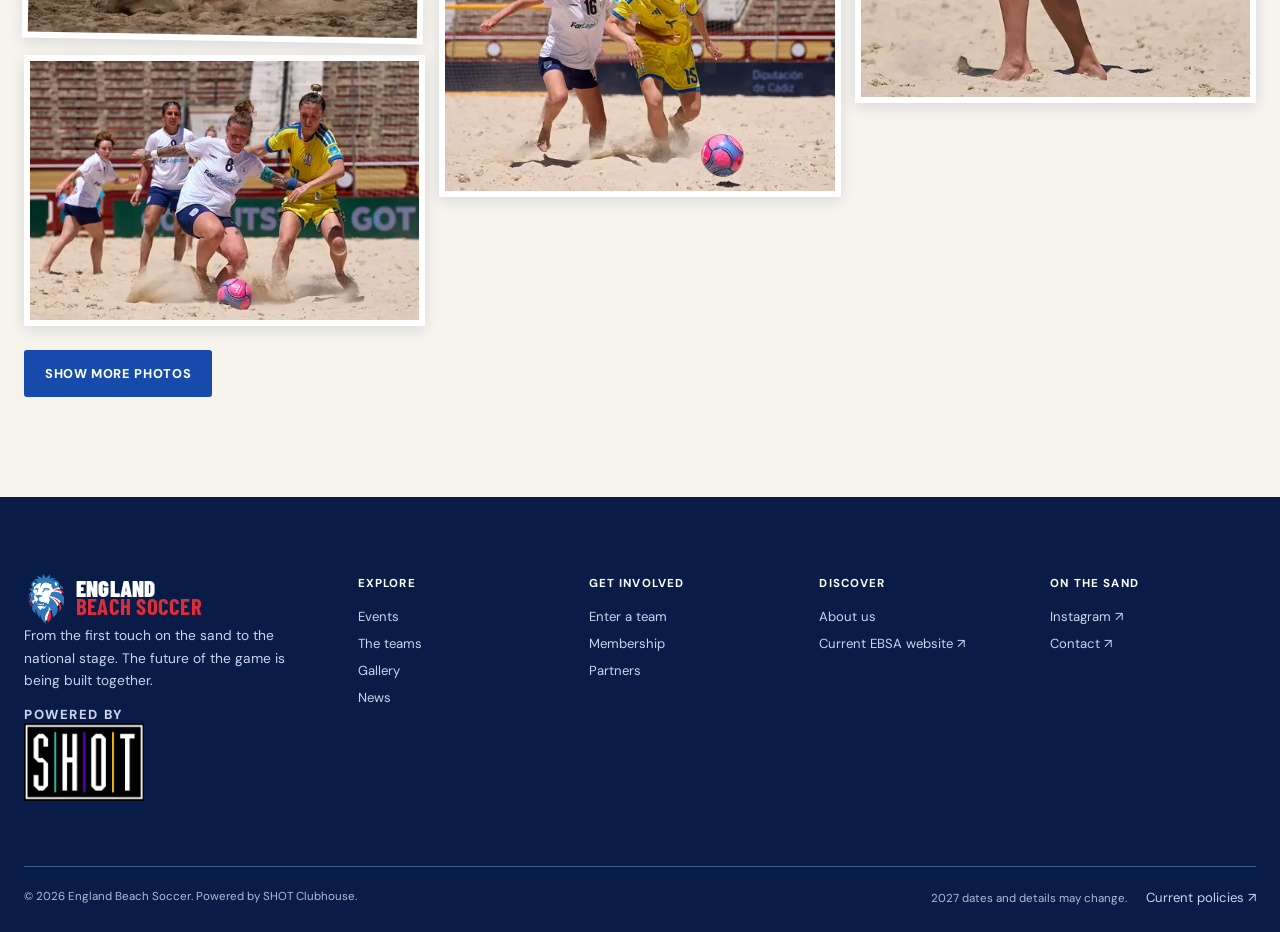
<file: gallery/index.html>
<!doctype html>
<html lang="en-GB"><head><meta charset="utf-8"><meta name="viewport" content="width=device-width,initial-scale=1"><meta name="theme-color" content="#164bab"><meta name="description" content="England Beach Soccer: events, teams, news and the road to the 2027 national finals."><link rel="icon" type="image/webp" href="/assets/images/lion-mark.webp"><link rel="preconnect" href="https://fonts.googleapis.com"><link rel="preconnect" href="https://fonts.gstatic.com" crossorigin><link rel="stylesheet" href="https://fonts.googleapis.com/css2?family=Barlow+Condensed:wght@500;600;700;800;900&family=DM+Sans:wght@400;500;600;700&display=swap"><link rel="stylesheet" href="/assets/css/site.css"><title>Gallery | England Beach Soccer</title></head><body data-page="gallery"><div id="app"></div><script type="module" src="/assets/js/site.js"></script></body></html>
</file>
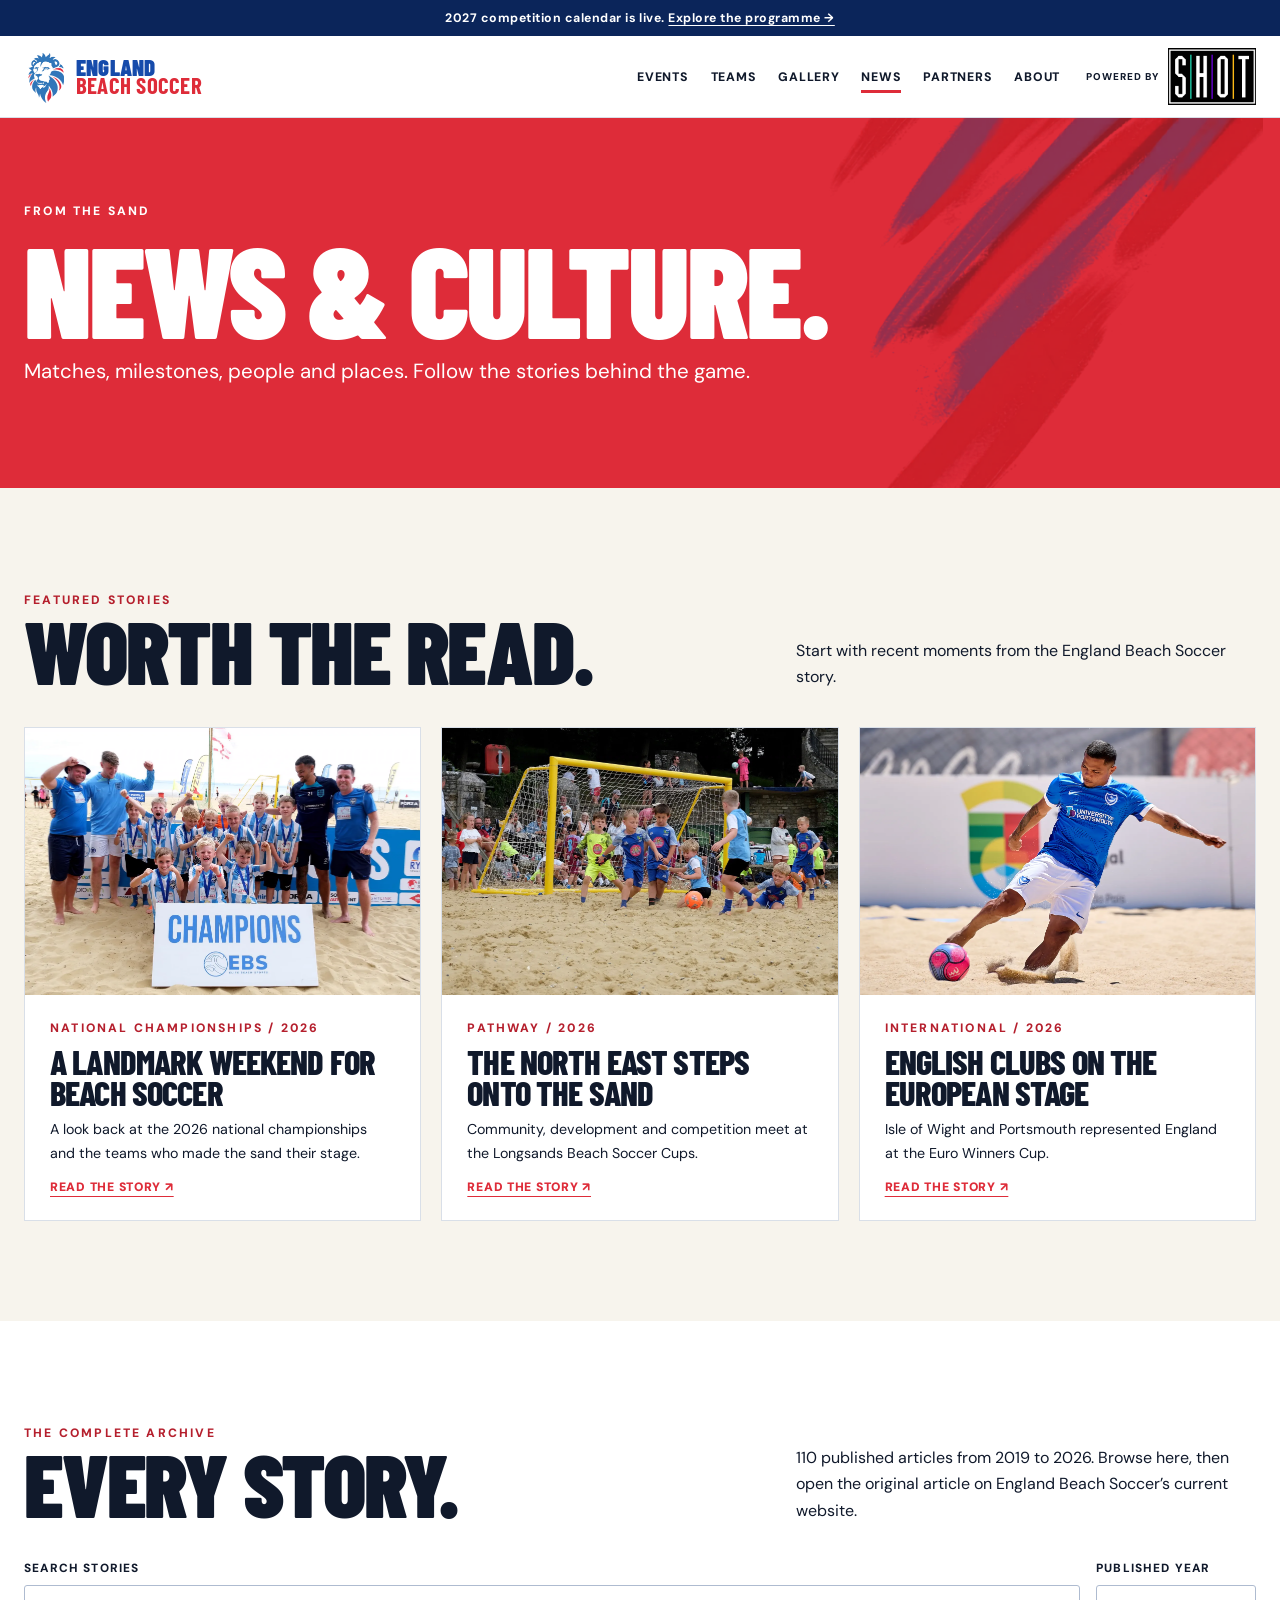
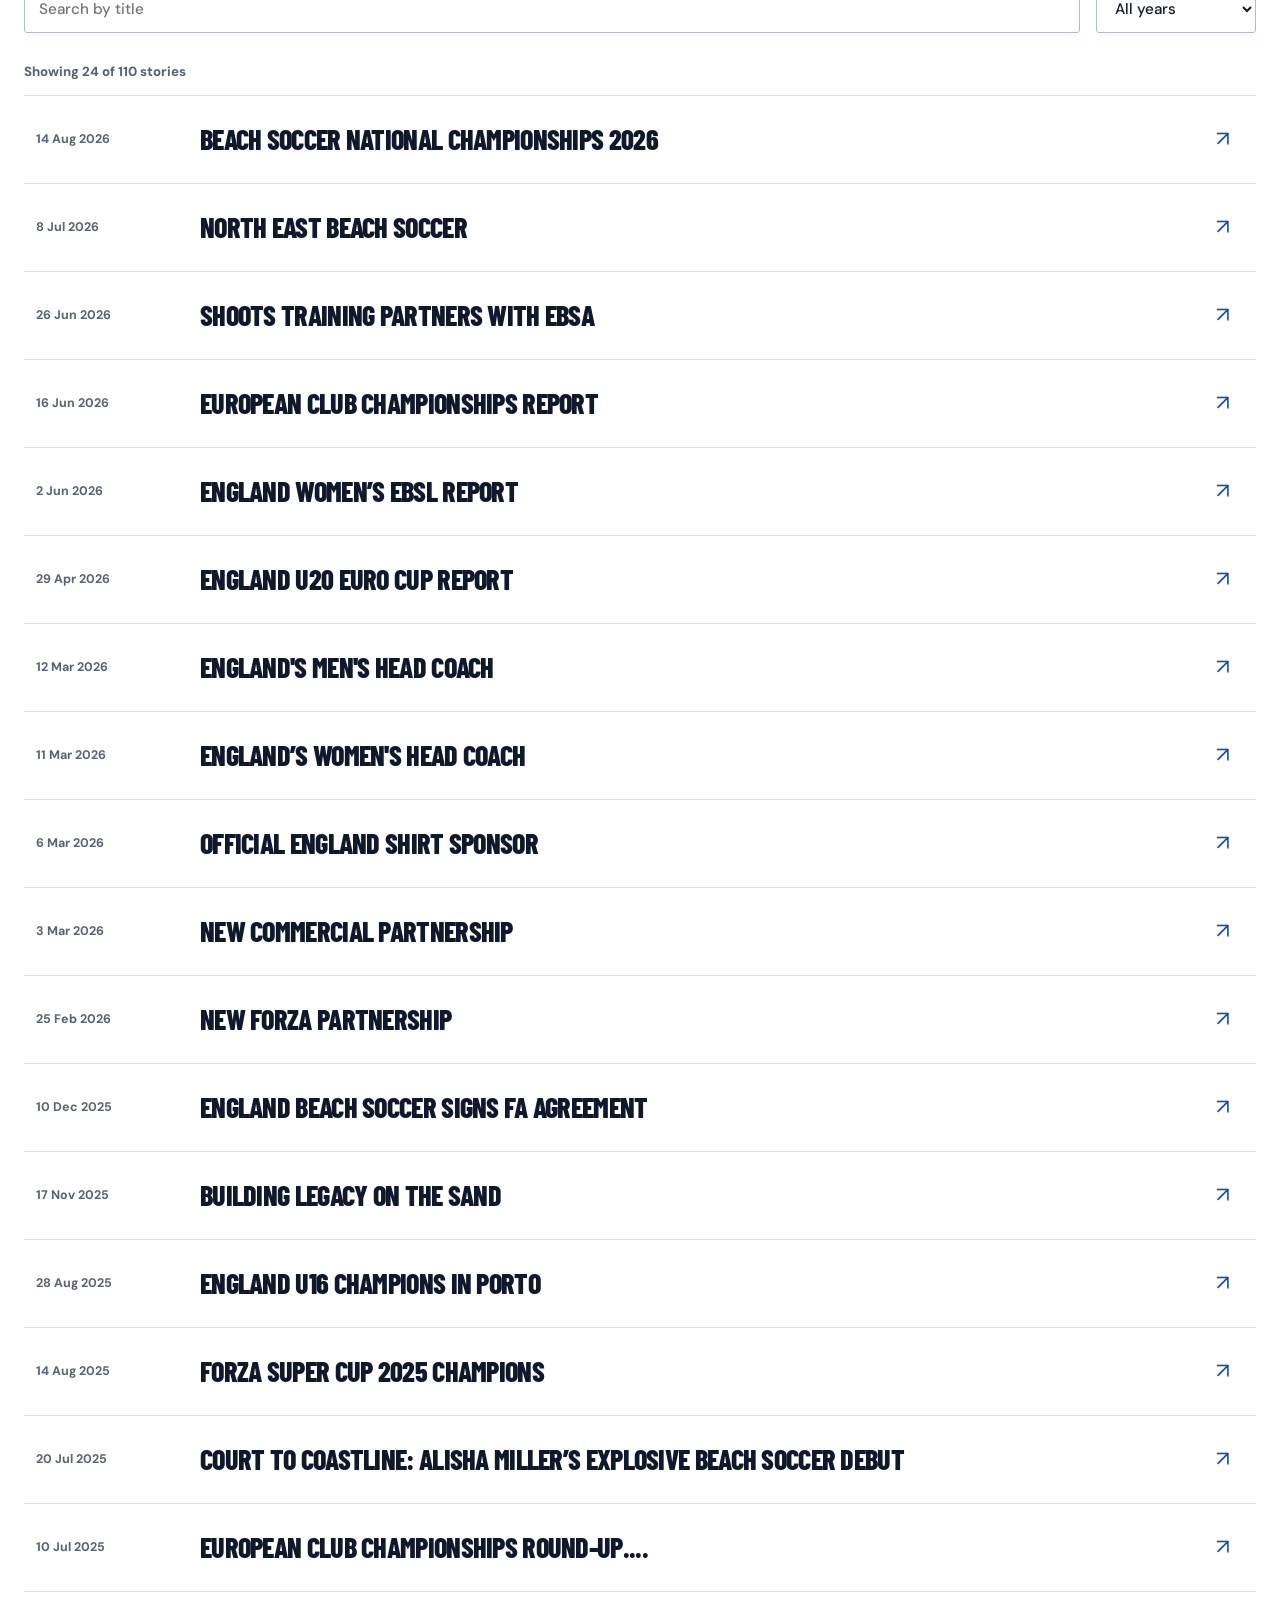
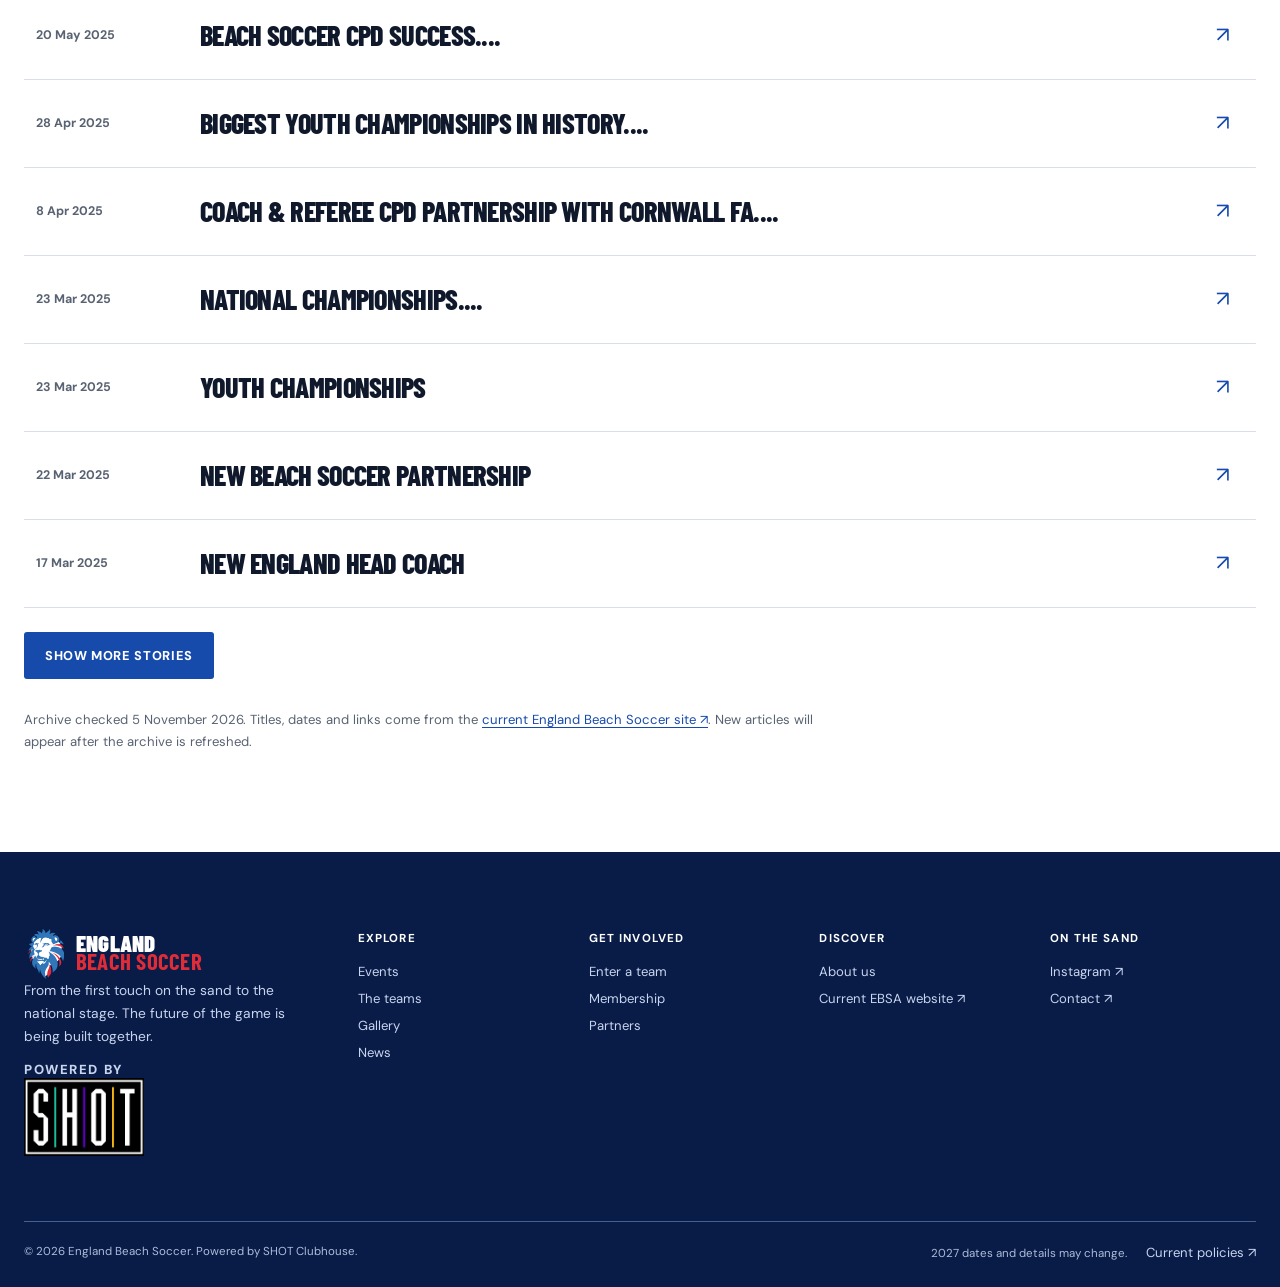
<file: news/index.html>
<!doctype html>
<html lang="en-GB"><head><meta charset="utf-8"><meta name="viewport" content="width=device-width,initial-scale=1"><meta name="theme-color" content="#164bab"><meta name="description" content="England Beach Soccer: events, teams, news and the road to the 2027 national finals."><link rel="icon" type="image/webp" href="/assets/images/lion-mark.webp"><link rel="preconnect" href="https://fonts.googleapis.com"><link rel="preconnect" href="https://fonts.gstatic.com" crossorigin><link rel="stylesheet" href="https://fonts.googleapis.com/css2?family=Barlow+Condensed:wght@500;600;700;800;900&family=DM+Sans:wght@400;500;600;700&display=swap"><link rel="stylesheet" href="/assets/css/site.css"><title>News | England Beach Soccer</title></head><body data-page="news"><div id="app"></div><script type="module" src="/assets/js/site.js"></script></body></html>
</file>
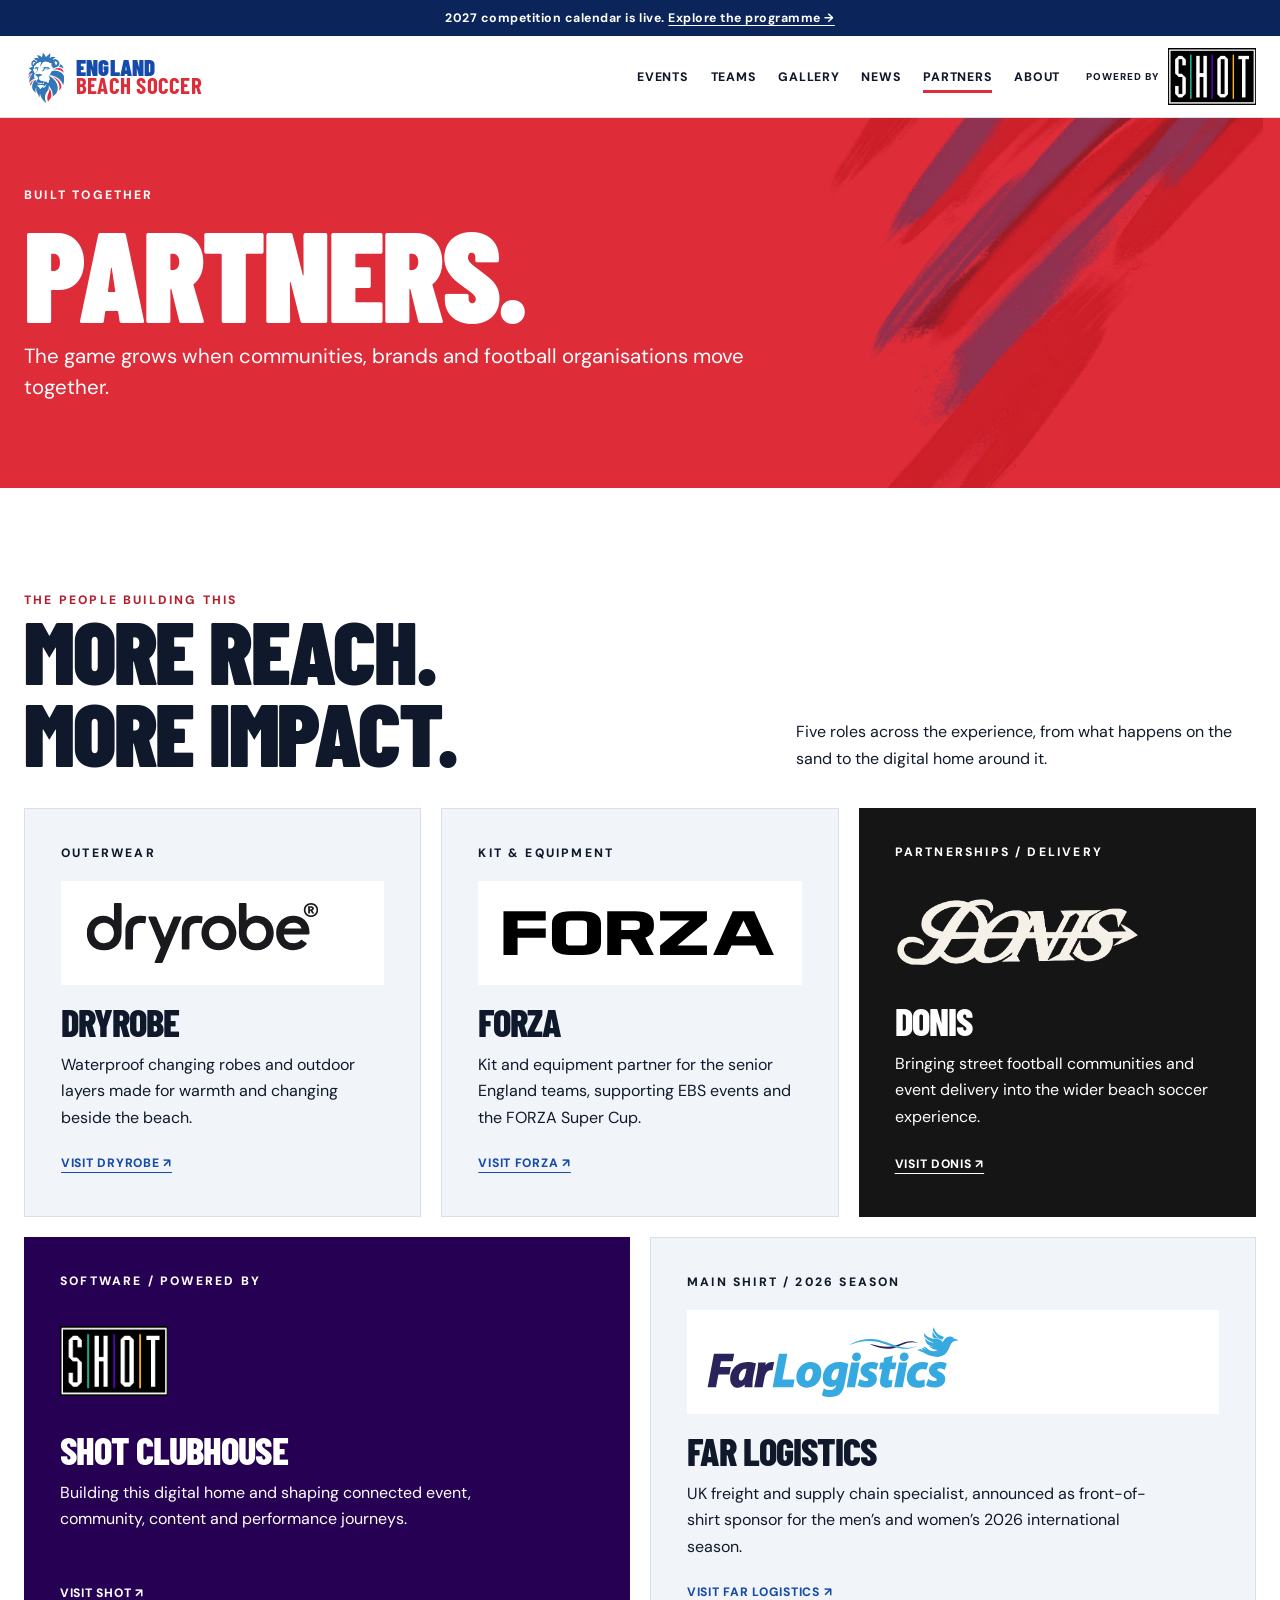
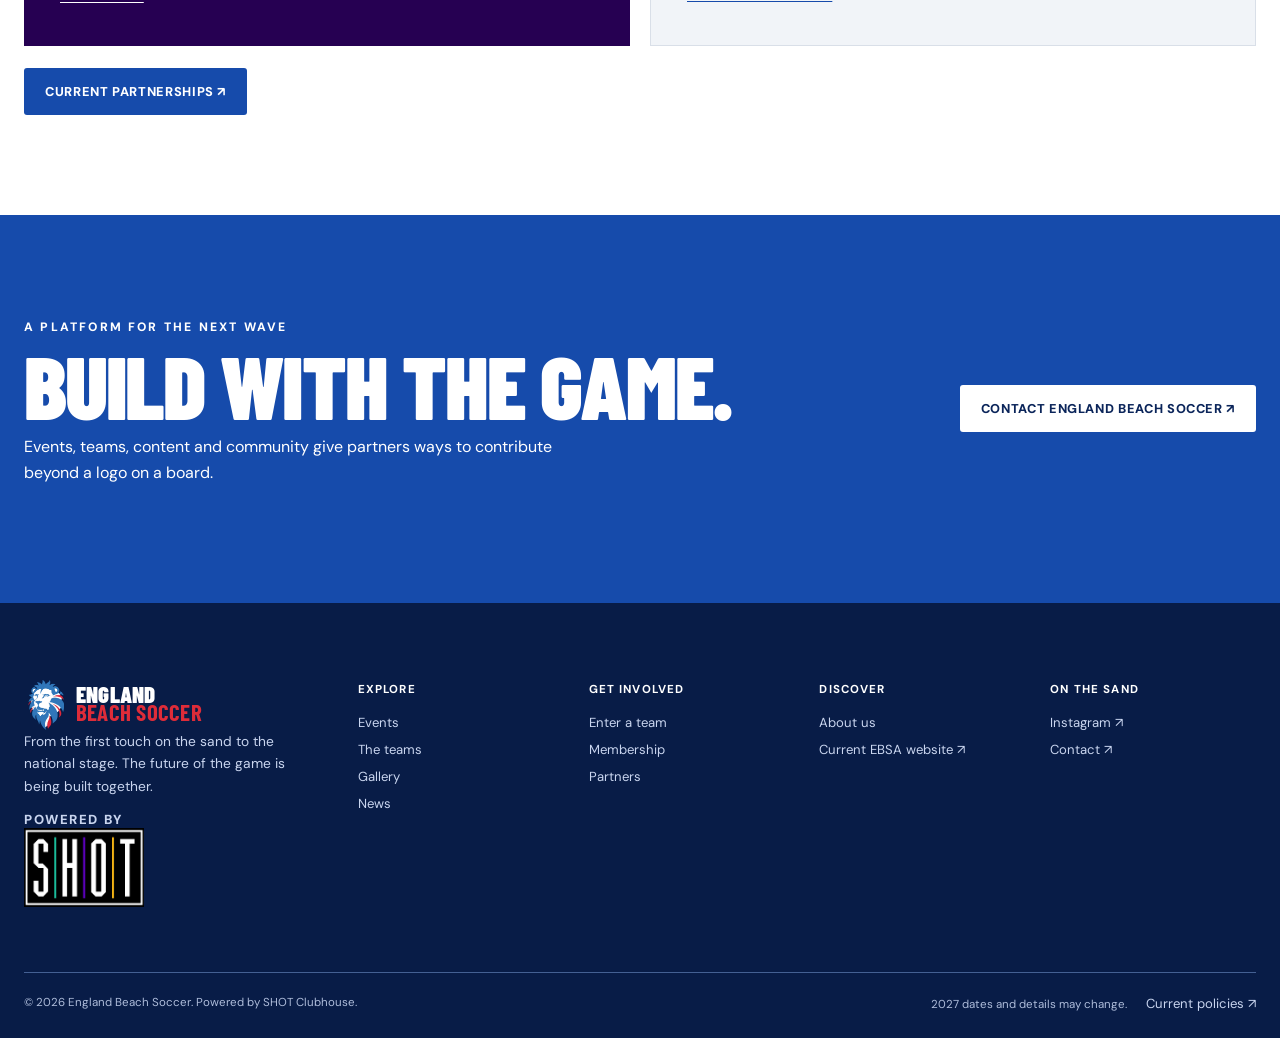
<file: partners/index.html>
<!doctype html>
<html lang="en-GB"><head><meta charset="utf-8"><meta name="viewport" content="width=device-width,initial-scale=1"><meta name="theme-color" content="#164bab"><meta name="description" content="England Beach Soccer: events, teams, news and the road to the 2027 national finals."><link rel="icon" type="image/webp" href="/assets/images/lion-mark.webp"><link rel="preconnect" href="https://fonts.googleapis.com"><link rel="preconnect" href="https://fonts.gstatic.com" crossorigin><link rel="stylesheet" href="https://fonts.googleapis.com/css2?family=Barlow+Condensed:wght@500;600;700;800;900&family=DM+Sans:wght@400;500;600;700&display=swap"><link rel="stylesheet" href="/assets/css/site.css"><title>Partners | England Beach Soccer</title></head><body data-page="partners"><div id="app"></div><script type="module" src="/assets/js/site.js"></script></body></html>
</file>
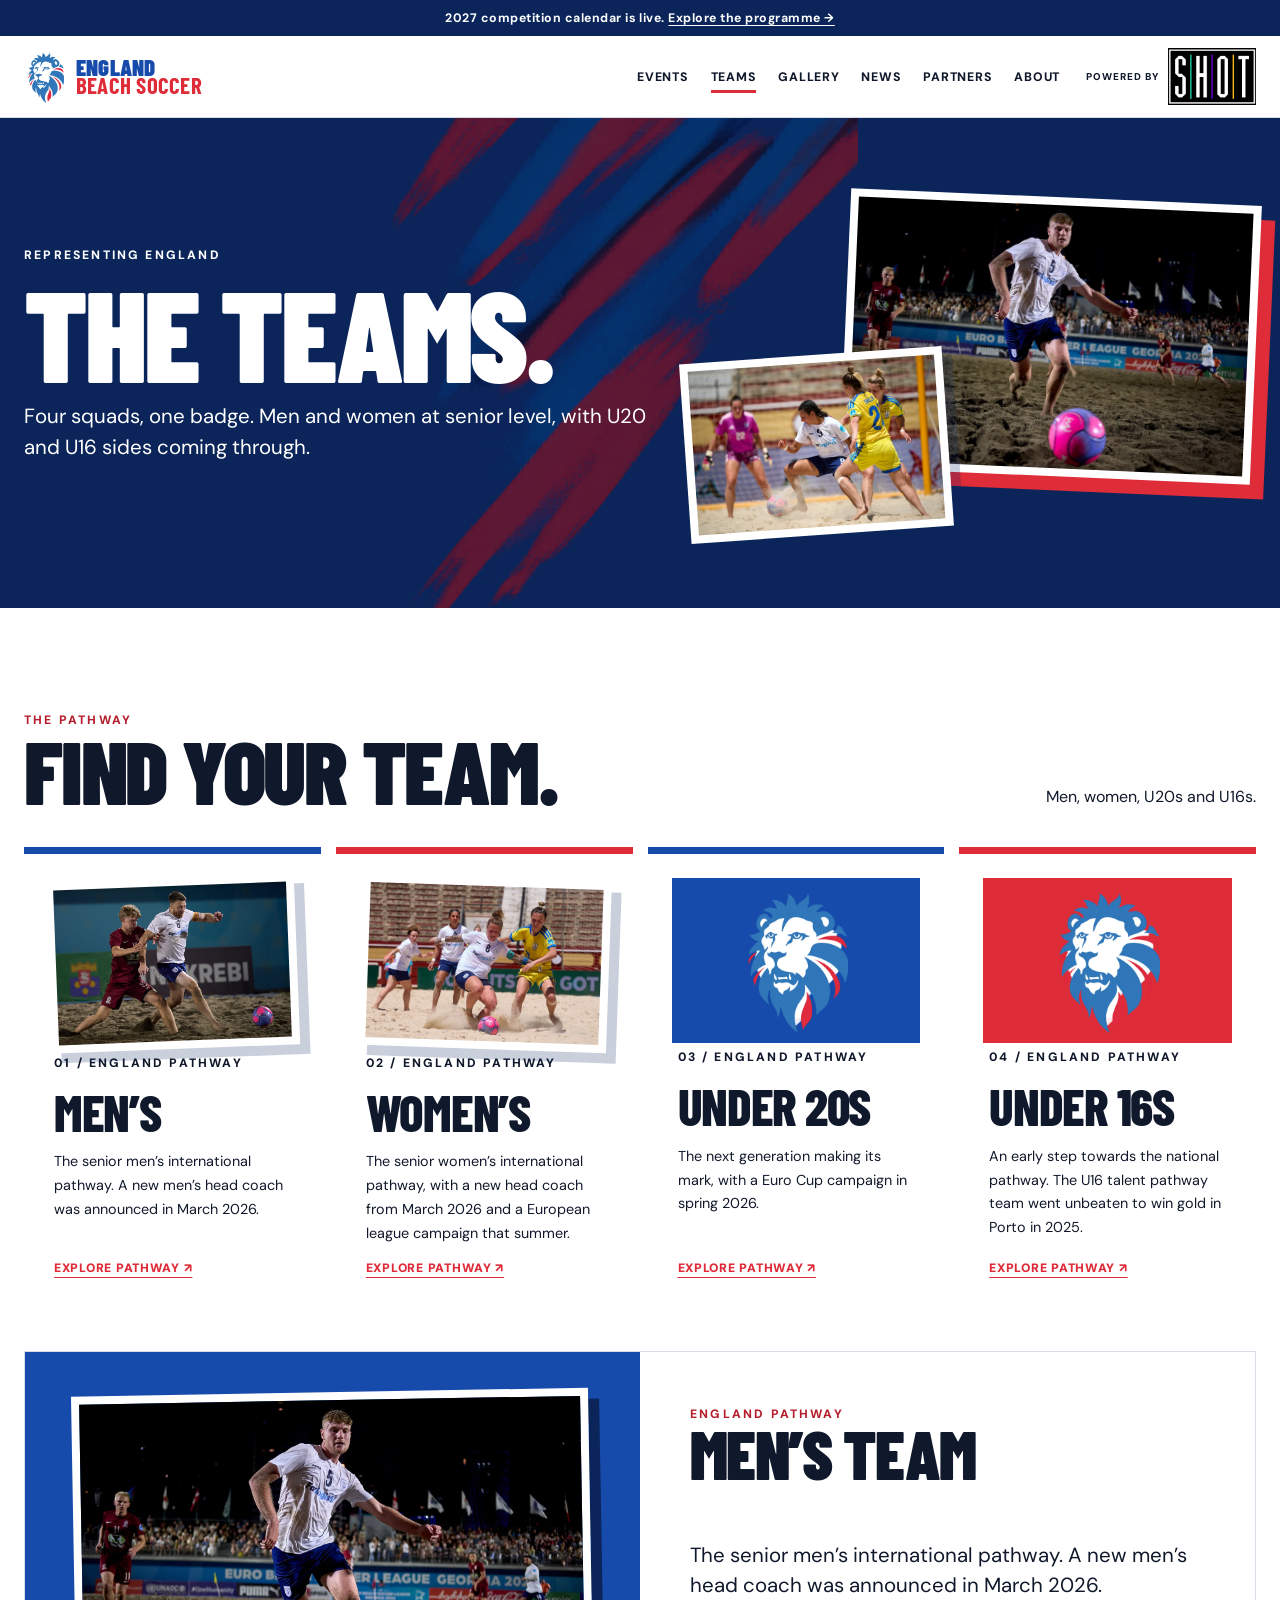
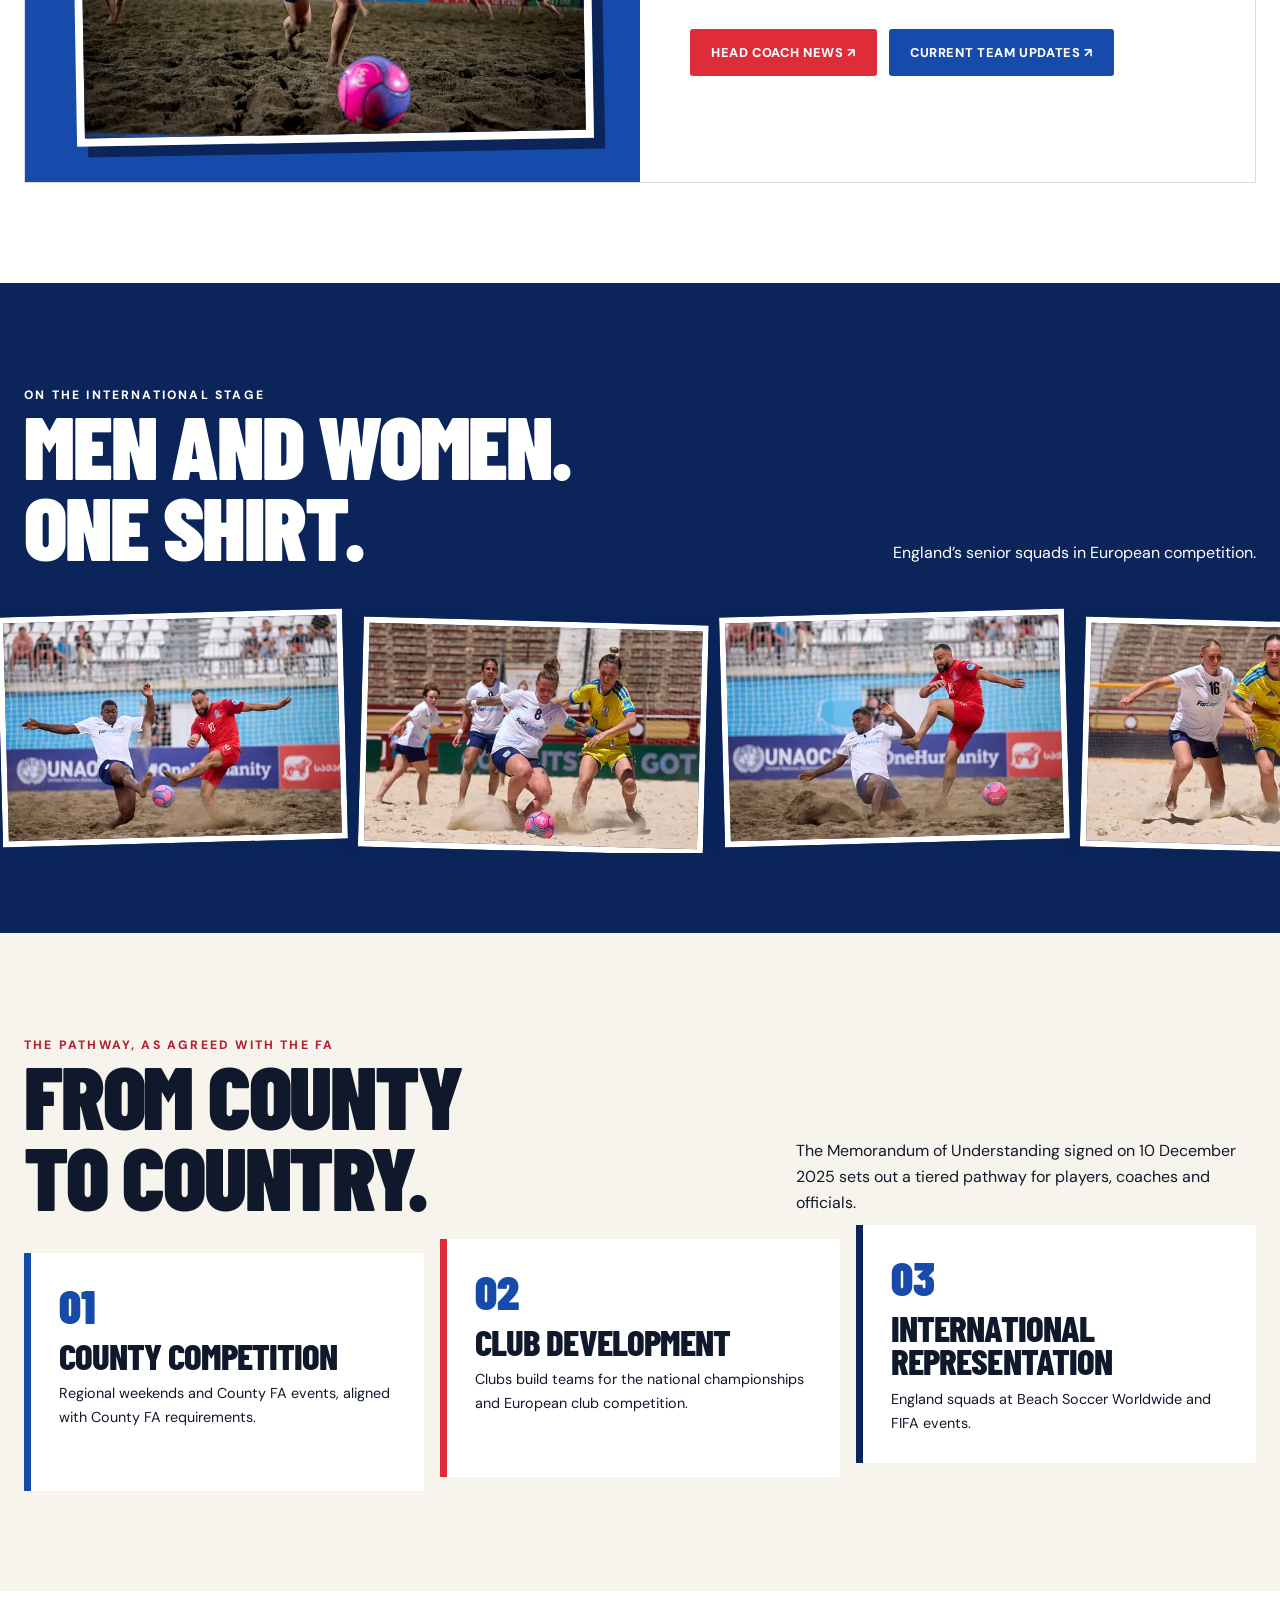
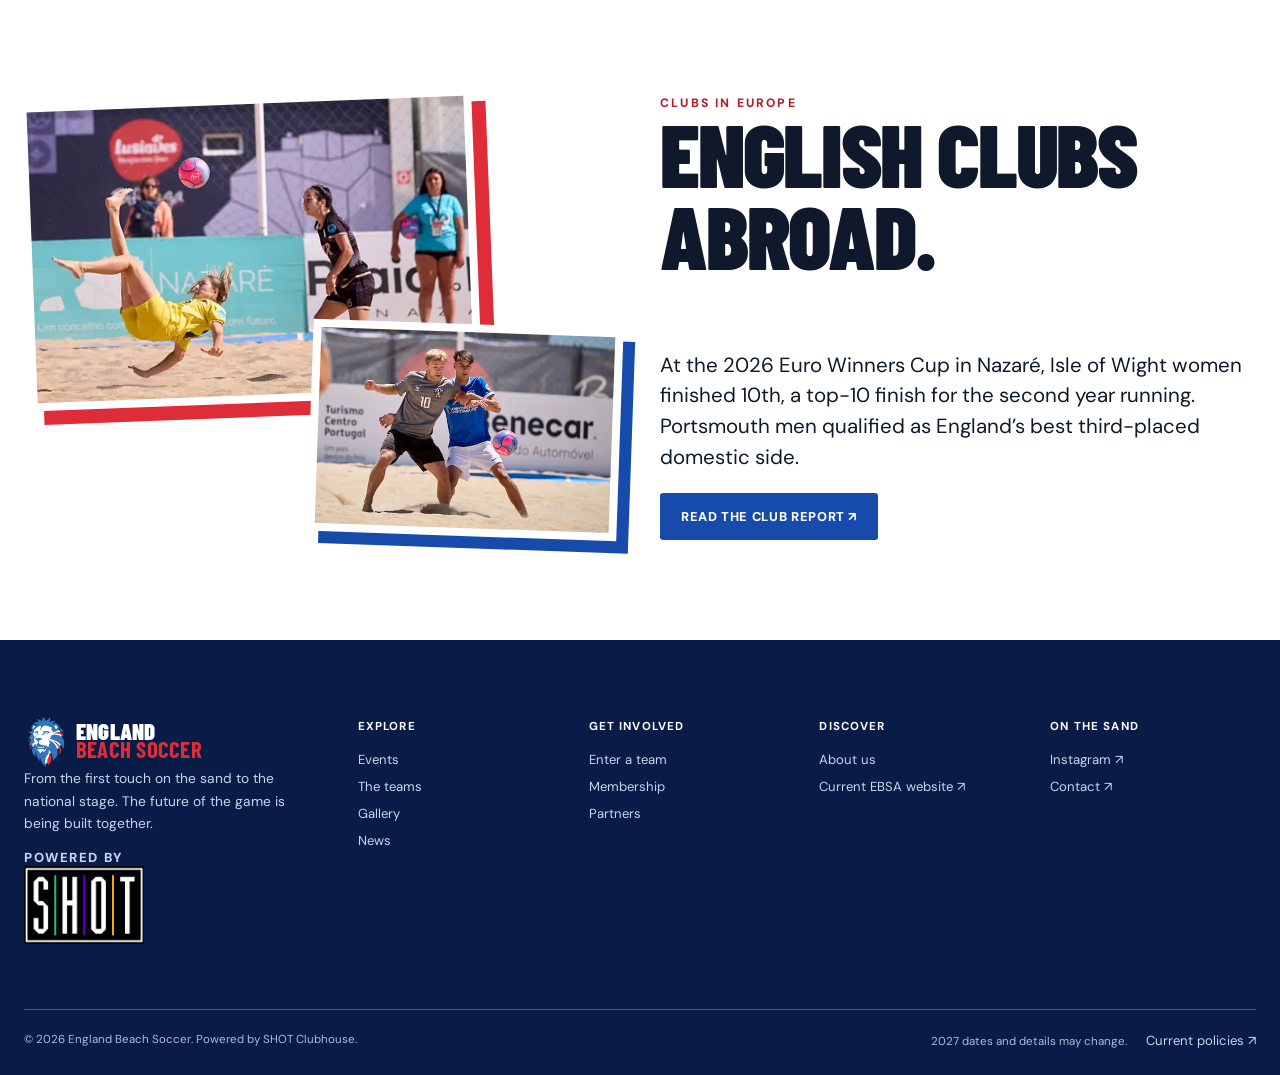
<file: teams/index.html>
<!doctype html>
<html lang="en-GB"><head><meta charset="utf-8"><meta name="viewport" content="width=device-width,initial-scale=1"><meta name="theme-color" content="#164bab"><meta name="description" content="England Beach Soccer: events, teams, news and the road to the 2027 national finals."><link rel="icon" type="image/webp" href="/assets/images/lion-mark.webp"><link rel="preconnect" href="https://fonts.googleapis.com"><link rel="preconnect" href="https://fonts.gstatic.com" crossorigin><link rel="stylesheet" href="https://fonts.googleapis.com/css2?family=Barlow+Condensed:wght@500;600;700;800;900&family=DM+Sans:wght@400;500;600;700&display=swap"><link rel="stylesheet" href="/assets/css/site.css"><title>Teams | England Beach Soccer</title></head><body data-page="teams"><div id="app"></div><script type="module" src="/assets/js/site.js"></script></body></html>
</file>
<file: assets/css/site.css>
:root{--blue:#164bab;--deep:#0b255a;--red:#de2c39;--sand:#f7f4ed;--ink:#10192b;--muted:#596272;--line:#d9dfe8;--white:#fff;--max:1320px}
*{box-sizing:border-box}html{scroll-behavior:smooth}body{margin:0;background:var(--sand);color:var(--ink);font-family:'DM Sans',Arial,sans-serif}button,input,select{font:inherit}button{cursor:pointer}a{color:inherit;text-decoration:none}img{max-width:100%;display:block}p{line-height:1.65}h1,h2,h3,h4,p{margin-top:0}h1,h2,h3,.display,.condensed{font-family:'Barlow Condensed',Impact,sans-serif;text-transform:uppercase;line-height:.91;letter-spacing:-.025em}h1{font-size:clamp(5rem,11vw,11.5rem);font-weight:900}h2{font-size:clamp(3.5rem,7vw,7rem);font-weight:900}h3{font-size:clamp(1.8rem,3vw,3rem);font-weight:800}.container{width:min(calc(100% - 48px),var(--max));margin:auto}.eyebrow{font-size:.76rem;font-weight:800;letter-spacing:.18em;text-transform:uppercase}.eyebrow.red{color:var(--red)}.lead{font-size:clamp(1.05rem,1.6vw,1.32rem);line-height:1.5;max-width:58ch}.muted{color:var(--muted)}.skip{position:absolute;z-index:9999;top:-100px;left:20px;background:#fff;padding:12px}.skip:focus{top:20px}a:focus-visible,button:focus-visible,input:focus-visible,select:focus-visible{outline:3px solid var(--red);outline-offset:3px}.site-header{height:82px;position:sticky;top:0;z-index:100;background:rgba(255,255,255,.97);border-bottom:1px solid var(--line);backdrop-filter:blur(12px)}.header-inner{height:100%;display:flex;align-items:center;gap:32px}.brand{display:flex;align-items:center;gap:9px;flex-shrink:0;color:var(--blue);font-family:'Barlow Condensed',sans-serif;text-transform:uppercase;font-weight:900;font-size:1.43rem;line-height:.78;letter-spacing:.01em}.brand img{width:43px;height:52px;object-fit:contain}.brand strong{display:block;color:var(--red)}.nav{margin-left:auto;display:flex;align-items:center;gap:22px}.nav a{font-size:.77rem;font-weight:800;letter-spacing:.06em;text-transform:uppercase;white-space:nowrap;position:relative;padding:12px 0}.nav a:after{content:'';position:absolute;left:0;bottom:4px;width:0;height:3px;background:var(--red);transition:width .2s}.nav a:hover:after,.nav a[aria-current=page]:after{width:100%}.header-cta,.btn{display:inline-flex;align-items:center;justify-content:center;gap:10px;border:0;border-radius:3px;padding:15px 21px;text-transform:uppercase;font-weight:800;font-size:.8rem;letter-spacing:.05em;transition:transform .2s,background .2s}.header-cta{background:var(--red);color:#fff}.btn:hover,.header-cta:hover{transform:translateY(-3px)}.btn-red{background:var(--red);color:#fff}.btn-blue{background:var(--blue);color:#fff}.btn-white{background:#fff;color:var(--deep)}.btn-outline{background:transparent;color:inherit;border:1px solid currentColor}.menu-toggle{display:none;margin-left:auto;background:none;border:0;font-size:1.9rem;color:var(--deep)}.announce{background:var(--deep);color:#fff;text-align:center;padding:10px 16px;font-size:.77rem;letter-spacing:.04em;font-weight:700}.announce a{text-decoration:underline;text-underline-offset:3px}.hero{position:relative;min-height:660px;overflow:hidden;background:#f7f5ee}.hero:before{content:'';position:absolute;inset:0 0 0 49%;background:url('/assets/images/paint-strokes.webp') center/cover no-repeat;opacity:.9;transform:rotate(-8deg)}.hero:after{content:'';position:absolute;left:0;bottom:0;width:100%;height:10px;background:var(--red)}.hero-grid{display:grid;grid-template-columns:54% 46%;min-height:660px;align-items:center;position:relative}.hero-copy{position:relative;z-index:2;padding:80px 0}.hero .eyebrow{color:var(--blue)}.hero h1{margin:20px 0 23px}.hero h1 span{display:block;width:max-content;max-width:100%;color:var(--blue);background:#fff;padding:0 12px 2px 0}.hero h1 span:last-child{color:var(--red)}.hero .lead{max-width:490px}.hero-actions{display:flex;gap:12px;flex-wrap:wrap;margin-top:28px}.hero-stamp{position:absolute;right:1%;bottom:40px;z-index:3;background:var(--deep);color:#fff;width:124px;height:124px;border-radius:100%;display:grid;place-items:center;text-align:center;transform:rotate(12deg);font-family:'Barlow Condensed';font-size:1.4rem;font-weight:800;text-transform:uppercase;line-height:.85;border:5px solid white}.marquee{overflow:hidden;background:var(--blue);color:#fff;padding:16px 0;font-family:'Barlow Condensed';font-size:1.5rem;letter-spacing:.06em;font-weight:800;text-transform:uppercase}.marquee-track{white-space:nowrap;display:flex;gap:50px;width:max-content;animation:move 34s linear infinite}.marquee b{color:#ff8a86}@keyframes move{to{transform:translateX(-50%)}}.section{padding:100px 0}.section-tight{padding:70px 0}.section-head{display:flex;justify-content:space-between;align-items:end;gap:30px;margin-bottom:36px}.section-head h2{margin:0}.section-head p{max-width:460px;margin:0}.dark{background:var(--deep);color:#fff}.blue{background:var(--blue);color:#fff}.red-bg{background:var(--red);color:#fff}.white{background:#fff}.split{display:grid;grid-template-columns:1fr 1fr;gap:40px;align-items:center}.statement{font-family:'Barlow Condensed';text-transform:uppercase;font-size:clamp(3.5rem,6.5vw,7rem);font-weight:900;line-height:.9;max-width:850px}.statement em{font-style:normal;color:var(--red)}.mission-image{min-height:490px;position:relative;overflow:hidden;background:#0e3e99 url('/assets/images/paint-burst.webp') center/cover no-repeat}.mission-image img{position:absolute;left:7%;top:50%;width:86%;height:auto;max-height:84%;aspect-ratio:3/2;object-fit:cover;transform:translateY(-50%) rotate(-1.2deg);border:9px solid #fff;box-shadow:14px 14px 0 var(--red)}.mission-copy h2{max-width:650px}.mission-copy p{max-width:55ch}.rule-top{border-top:1px solid rgba(255,255,255,.24);padding-top:22px}.stats-band{display:grid;grid-template-columns:repeat(4,1fr);border-top:1px solid var(--line);border-bottom:1px solid var(--line)}.stat{padding:25px 30px;border-right:1px solid var(--line)}.stat:last-child{border-right:0}.stat strong{display:block;font-family:'Barlow Condensed';font-size:3.4rem;color:var(--blue);line-height:1}.stat span{font-size:.77rem;text-transform:uppercase;letter-spacing:.08em;font-weight:800}.event-feature-grid{display:grid;grid-template-columns:repeat(4,1fr);gap:14px}.event-card{background:#fff;color:var(--ink);min-height:295px;padding:24px;position:relative;display:flex;flex-direction:column;overflow:hidden;border:1px solid var(--line);transition:transform .2s,box-shadow .2s}.event-card:hover{transform:translateY(-5px);box-shadow:0 18px 32px rgba(0,0,0,.13)}.event-card.final{background:var(--blue);color:#fff;border-color:var(--blue)}.event-card .date{font-family:'Barlow Condensed';font-weight:900;font-size:2.4rem;color:var(--red);line-height:1}.event-card.final .date{color:#fff}.event-card .type{font-size:.66rem;font-weight:800;letter-spacing:.14em;text-transform:uppercase;margin-top:18px}.event-card h3{font-size:2.4rem;margin:12px 0}.event-card .region{font-size:.86rem;margin-top:auto;padding-top:16px}.event-card .arrow{position:absolute;bottom:22px;right:23px;font-size:1.6rem}.event-card .pending{display:inline-block;margin-top:8px;color:#a02731;font-weight:800;font-size:.7rem;text-transform:uppercase;letter-spacing:.04em}.event-card.final .pending{color:#fff}.image-strip{display:grid;grid-template-columns:1fr 1fr;min-height:530px}.image-panel{position:relative;background:var(--blue);overflow:hidden;min-height:660px}.image-panel:nth-child(2){background:var(--red)}.image-panel>img{position:absolute;right:6%;bottom:10%;width:84%;height:48%;object-fit:cover;object-position:50% 40%;border:8px solid #fff;box-shadow:12px 12px 0 rgba(8,25,59,.45);transform:rotate(1.2deg);transition:transform .5s}.image-panel:nth-child(2)>img{transform:rotate(-1.2deg)}
.image-panel:hover>img{transform:rotate(0) scale(1.02)}.image-panel .panel-copy{position:absolute;z-index:2;left:42px;top:42px;color:#fff}.image-panel h2{margin:10px 0;font-size:clamp(4rem,7vw,7rem)}.image-panel .btn{position:absolute;z-index:2;left:42px;bottom:42px}.news-grid{display:grid;grid-template-columns:repeat(3,1fr);gap:20px}.news-card{background:#fff;border:1px solid var(--line);overflow:hidden;display:flex;flex-direction:column;transition:transform .2s}.news-card:hover{transform:translateY(-5px)}.news-card .news-image{aspect-ratio:1.48;background:#dce5f1;overflow:hidden}.news-card .news-image img{width:100%;height:100%;object-fit:cover}.news-card .news-body{padding:25px;display:flex;flex-direction:column;flex:1}.news-card h3{font-size:2.15rem;margin:10px 0}.news-card p{font-size:.89rem}.news-card .text-link{margin-top:auto}.text-link{font-size:.76rem;text-transform:uppercase;font-weight:900;letter-spacing:.06em;color:var(--red);text-decoration:underline;text-underline-offset:5px}.feature-cta{display:flex;align-items:center;justify-content:space-between;gap:20px}.feature-cta h2{margin:8px 0}.feature-cta p{max-width:540px}.footer{background:#081c47;color:#fff;padding:75px 0 26px}.footer-grid{display:grid;grid-template-columns:1.5fr repeat(4,1fr);gap:25px}.footer .brand{color:#fff}.footer p{color:#c9d5ef;max-width:290px;font-size:.86rem}.footer h4{font-size:.72rem;letter-spacing:.1em;text-transform:uppercase;margin:4px 0 17px}.footer a:not(.brand){display:block;color:#c9d5ef;font-size:.82rem;margin:10px 0}.footer a:hover{color:#fff}.footer-bottom{border-top:1px solid #446093;margin-top:55px;padding-top:22px;display:flex;justify-content:space-between;gap:20px;font-size:.72rem;color:#aebcda}.footer-bottom a{display:inline!important;margin:0 0 0 16px!important}.page-hero{position:relative;overflow:hidden;min-height:370px;display:flex;align-items:center;background:var(--deep);color:#fff}.page-hero:after{content:'';background:url('/assets/images/paint-strokes.webp') center/contain no-repeat;position:absolute;right:0;top:-55%;width:37%;height:180%;opacity:.5}.page-hero .container{position:relative;z-index:1;padding-top:65px;padding-bottom:65px}.page-hero h1{font-size:clamp(5.2rem,10vw,10rem);margin:10px 0}.page-hero .lead{max-width:750px}.page-hero.red-theme{background:var(--red)}.page-hero.red-theme:after{opacity:.35}.page-hero.blue-theme{background:var(--blue)}.filter-bar{display:flex;gap:10px;flex-wrap:wrap;align-items:center;margin:0 0 26px}.filter-bar button{border:1px solid #b8c7db;background:#fff;color:var(--deep);padding:10px 17px;border-radius:30px;font-size:.78rem;font-weight:800}.filter-bar button[aria-pressed=true]{background:var(--deep);color:#fff;border-color:var(--deep)}.search{margin-left:auto;border:1px solid #b8c7db;background:#fff;padding:11px 16px;border-radius:4px;min-width:230px}.event-list{display:grid;grid-template-columns:repeat(3,1fr);gap:16px}.event-list .event-card{min-height:270px}.event-detail{margin-top:45px;background:#fff;border:1px solid var(--line);display:grid;grid-template-columns:1fr 1fr}.event-detail .visual{background:var(--blue);min-height:430px;position:relative;overflow:hidden}.event-detail .visual img{position:absolute;left:8%;top:50%;width:84%;height:auto;max-height:84%;object-fit:cover;transform:translateY(-50%) rotate(-1deg);border:8px solid #fff;box-shadow:11px 11px 0 var(--deep)}
.event-detail .visual img[src*="lion-mark"]{left:50%;width:46%;max-height:70%;object-fit:contain;border:0;box-shadow:none;transform:translate(-50%,-50%)}.event-detail .content{padding:50px}.event-detail h2{font-size:4.2rem}.session{border-top:1px solid var(--line);padding:14px 0}.session strong{display:block}.notice{background:#e9f0fa;border-left:5px solid var(--blue);padding:18px 20px;margin:24px 0;font-size:.88rem}.notice.red-notice{background:#fff0f0;border-color:var(--red)}.empty{padding:45px;border:1px dashed #9aa8b9;text-align:center}.pathway-grid{display:grid;grid-template-columns:repeat(4,1fr);gap:15px}.pathway-card{background:#fff;padding:30px;min-height:350px;display:flex;flex-direction:column;border-top:7px solid var(--blue)}.pathway-card:nth-child(2n){border-color:var(--red)}.pathway-card h3{font-size:3.2rem;margin:30px 0 15px}.pathway-card p{font-size:.9rem}.pathway-card .text-link{margin-top:auto}.shop-grid{display:grid;grid-template-columns:repeat(3,1fr);gap:20px}.shop-tile{min-height:355px;background:var(--blue);color:#fff;padding:30px;position:relative;overflow:hidden;display:flex;flex-direction:column}.shop-tile:nth-child(2){background:var(--red)}.shop-tile:nth-child(3){background:var(--deep)}.shop-tile img{position:absolute;bottom:-25%;right:-17%;width:85%;height:95%;object-fit:contain;opacity:.85}.shop-tile h3,.shop-tile p,.shop-tile .eyebrow{position:relative;z-index:1}.shop-tile h3{font-size:3.8rem;max-width:180px;margin:12px 0}.shop-tile p{margin-top:auto;max-width:190px;font-size:.88rem}.faqs{display:grid;grid-template-columns:1fr 1fr;gap:30px}.faqs details{background:#fff;border:1px solid var(--line);padding:20px 24px;margin-bottom:10px}.faqs summary{font-weight:800;cursor:pointer}.faqs p{margin:16px 0 0;font-size:.9rem}.reveal{opacity:0;transform:translateY(22px);transition:opacity .6s,transform .6s}.reveal.visible{opacity:1;transform:none}.scroll-progress{position:fixed;z-index:120;top:0;left:0;height:4px;background:var(--red);width:0;pointer-events:none}
@media(max-width:1100px){.nav{gap:13px}.nav a{font-size:.68rem}.header-cta{display:none}.event-feature-grid,.pathway-grid{grid-template-columns:repeat(2,1fr)}.footer-grid{grid-template-columns:1.5fr repeat(2,1fr)}.event-list{grid-template-columns:repeat(2,1fr)}}
@media(max-width:760px){.container{width:min(calc(100% - 32px),var(--max))}.site-header{height:70px}.brand{font-size:1.2rem}.brand img{width:36px;height:44px}.menu-toggle{display:block}.nav{display:none;position:absolute;left:0;top:70px;width:100%;background:#fff;padding:18px 24px 25px;border-bottom:1px solid var(--line);box-shadow:0 15px 20px rgba(0,0,0,.12);flex-direction:column;align-items:stretch;gap:0}.nav.open{display:flex}.nav a{font-size:.86rem;padding:13px 0}.hero,.hero-grid{min-height:800px}.hero-grid{display:block}.hero-copy{padding:52px 0;max-width:470px}.hero h1{font-size:clamp(5.8rem,19vw,9rem)}.hero-stamp{right:1%;bottom:30px;width:90px;height:90px;font-size:1.05rem}.hero:before{inset:35% -10% 0 18%}.section{padding:70px 0}.section-head{display:block}.section-head p{margin-top:18px}.split,.event-detail,.faqs{grid-template-columns:1fr}.mission-image{min-height:340px}.stats-band{grid-template-columns:repeat(2,1fr)}.stat:nth-child(2){border-right:0}.stat:nth-child(-n+2){border-bottom:1px solid var(--line)}.image-strip{grid-template-columns:1fr}.image-panel{min-height:430px}.news-grid,.shop-grid{grid-template-columns:1fr}.event-list{grid-template-columns:1fr}.footer-grid{grid-template-columns:repeat(2,1fr)}.footer-grid>div:first-child{grid-column:1/-1}.footer-bottom{display:block}.footer-bottom span{display:block;margin-bottom:10px}.page-hero{min-height:315px}.page-hero h1{font-size:clamp(5.2rem,17vw,8rem)}.filter-bar .search{margin-left:0;width:100%}.feature-cta{display:block}.feature-cta .btn{margin-top:16px}.event-detail .visual{min-height:300px}.event-detail .content{padding:28px}}
@media(max-width:500px){.event-feature-grid,.pathway-grid{grid-template-columns:1fr}.hero{min-height:740px}.hero-grid{min-height:740px}.hero:before{inset:78% -10% 0 18%}.hero .lead{font-size:1rem;max-width:290px}.hero-actions .btn{padding:12px 14px}.footer-grid{grid-template-columns:1fr 1fr}.image-panel .panel-copy{left:24px;top:28px}.image-panel .btn{left:24px;bottom:24px}}
@media(prefers-reduced-motion:reduce){html{scroll-behavior:auto}.marquee-track{animation:none}.reveal{opacity:1;transform:none;transition:none}.btn,.event-card,.news-card,.image-panel>img{transition:none}}

/* Partner identity and complete on-sand photography. */
.header-inner{gap:20px}
.shot-powered{display:flex;align-items:center;gap:9px;flex-shrink:0;margin-left:6px;font-size:.62rem;font-weight:800;text-transform:uppercase;letter-spacing:.1em;white-space:nowrap}
.shot-powered img{width:88px;height:auto}
.footer-powered{display:inline-flex;align-items:center;gap:14px;margin-top:14px;font-size:.72rem;font-weight:800;text-transform:uppercase;letter-spacing:.12em}
.footer-powered img{width:120px;height:auto}
.performance-section{gap:clamp(32px,5vw,90px)}
.performance-mark{min-height:340px;background:var(--deep);color:#fff;display:flex;flex-direction:column;align-items:center;justify-content:center;gap:34px;padding:50px;text-align:center;font-family:'Barlow Condensed',Impact,sans-serif;text-transform:uppercase;font-size:clamp(1.8rem,3vw,3.2rem);line-height:1}
.performance-mark img{width:min(100%,280px)}
.partner-grid{display:grid;grid-template-columns:repeat(2,minmax(0,1fr));gap:20px;margin-bottom:22px}
.partner-card{min-height:360px;padding:36px;display:flex;flex-direction:column;align-items:flex-start;color:#fff}
.partner-card img{width:190px;max-height:95px;object-fit:contain;object-position:left center;margin-bottom:26px}
.partner-card h3{font-size:clamp(2rem,3vw,3.5rem);margin-bottom:12px}
.partner-card p{max-width:42ch}
.partner-card .text-link{margin-top:auto;font-weight:800}
.pathway-card{color:var(--ink)}
.shot-card{background:#260052}
.donis-card{background:#151515}
@media(max-width:1120px){.shot-powered{margin-left:auto}.shot-powered span{display:none}.shot-powered img{width:76px}.nav{gap:11px}.nav a{font-size:.65rem}}
@media(max-width:900px){.shot-powered{margin-left:auto}.menu-toggle{display:block;margin-left:0}.nav{display:none;position:absolute;left:0;top:82px;width:100%;background:#fff;padding:18px 24px 25px;border-bottom:1px solid var(--line);box-shadow:0 15px 20px rgba(0,0,0,.12);flex-direction:column;align-items:stretch;gap:0}.nav.open{display:flex}.nav a{font-size:.86rem;padding:13px 0}.partner-grid{grid-template-columns:1fr}}
@media(max-width:760px){.nav{top:70px}.shot-powered{margin-left:auto}.shot-powered img{width:70px}.hero-stamp{bottom:20px}.performance-mark{min-height:260px}.partner-card{min-height:300px}}

/* Competition entry and partner roles. */
.entry-pricing{margin-top:78px}
.entry-heading{display:flex;justify-content:space-between;align-items:end;gap:30px;margin-bottom:25px}
.entry-heading h2{margin:8px 0 0}
.entry-heading p{max-width:430px;margin:0}
.entry-grid{display:grid;grid-template-columns:repeat(3,minmax(0,1fr));gap:16px}
.entry-card{min-height:245px;padding:27px;background:#fff;border-top:7px solid var(--blue);display:flex;flex-direction:column;align-items:flex-start}
.entry-card:nth-child(2){border-color:var(--red)}
.entry-card:nth-child(3){border-color:var(--deep)}
.entry-card strong{font-family:'Barlow Condensed',Impact,sans-serif;font-size:clamp(4.5rem,7vw,7rem);line-height:1;color:var(--deep);margin:20px 0 12px}
.entry-card p{font-size:.9rem;margin:auto 0 0}
.entry-footnote{font-size:.88rem;margin:20px 0 0;color:var(--muted)}
.partner-grid{grid-template-columns:repeat(3,minmax(0,1fr))}
.partner-card{min-height:305px}
.partner-card .eyebrow{margin-bottom:20px}
.brand-card{background:var(--blue)}
.shirt-card{background:var(--deep)}
@media(max-width:1100px){.partner-grid{grid-template-columns:repeat(2,minmax(0,1fr))}}
@media(max-width:760px){.entry-heading{display:block}.entry-heading p{margin-top:18px}.entry-grid,.partner-grid{grid-template-columns:1fr}.entry-card{min-height:205px}.partner-card{min-height:260px}}

/* Official partner marks retain their native proportions and clear space. */
.partner-card{min-height:390px}
.partner-light{background:#f1f4f8;border:1px solid var(--line);color:var(--ink)}
.partner-logo{width:100%;min-height:104px;display:flex;align-items:center;margin-bottom:20px}
.partner-light .partner-logo{background:#fff;padding:16px 20px}
.partner-card .partner-logo img{display:block;width:auto;max-width:100%;max-height:70px;object-fit:contain;object-position:left center;margin:0}
.partner-card .text-link{display:inline-block;line-height:1.4;padding:8px 0}
.partner-light .text-link{color:var(--blue)}
.partner-card:not(.partner-light) .text-link{color:#fff}
@media(max-width:760px){.partner-card{min-height:350px}}

/* Searchable news archive, with full articles retained at their original URLs. */
[hidden]{display:none!important}
.archive-controls{display:flex;gap:16px;align-items:end;flex-wrap:wrap;margin:0 0 28px}
.archive-controls label{display:flex;flex-direction:column;gap:9px;font-size:.74rem;font-weight:800;letter-spacing:.1em;text-transform:uppercase}
.archive-search-label{flex:1;min-width:220px}
.archive-controls input,.archive-controls select{min-height:48px;border:1px solid #aebbd0;border-radius:3px;background:#fff;color:var(--ink);padding:10px 14px;font-size:.95rem;font-weight:500;letter-spacing:normal;text-transform:none}
.archive-controls select{min-width:160px}
.archive-count{font-size:.83rem;font-weight:800;color:var(--muted);margin-bottom:12px}
.archive-list{border-top:1px solid var(--line);margin-bottom:24px}
.archive-item{display:grid;grid-template-columns:140px minmax(0,1fr) 28px;gap:24px;align-items:center;min-height:88px;padding:16px 12px;border-bottom:1px solid var(--line);transition:background .2s}
.archive-item:hover,.archive-item:focus-visible{background:#edf3fd}
.archive-item time{font-size:.78rem;color:var(--muted);font-weight:700;white-space:nowrap}
.archive-item h3{font-size:clamp(1.35rem,2.2vw,2rem);line-height:1.05;margin:0}
.archive-item>span{font-size:1.35rem;color:var(--blue)}
.archive-source{max-width:800px;color:var(--muted);font-size:.82rem;margin:30px 0 0}
.archive-source a{text-decoration:underline;text-underline-offset:3px;color:var(--blue)}
@media(max-width:760px){.archive-controls{display:block}.archive-controls label{margin-bottom:16px}.archive-controls select{width:100%}.archive-item{grid-template-columns:minmax(0,1fr) 22px;gap:5px 12px;padding:17px 7px}.archive-item time{grid-column:1/-1}.archive-item h3{font-size:1.55rem}}

/* Contrast corrections from the whole-site accessibility pass. */
.eyebrow.red{color:#b51f2d}
.dark .text-link{color:#fff}
@media(min-width:1101px){.partner-grid{grid-template-columns:repeat(6,minmax(0,1fr))}.partner-card{grid-column:span 2}.partner-card:nth-last-child(-n+2){grid-column:span 3}}

/* Gallery, home teaser and team entry action. */
.gallery-grid{columns:3 280px;column-gap:14px}
.gallery-item{display:block;width:100%;margin:0 0 14px;padding:0;border:0;background:#dce5f1;break-inside:avoid;cursor:zoom-in;overflow:hidden}
.gallery-item img{display:block;width:100%;height:auto;transition:transform .35s}
.gallery-item:hover img,.gallery-item:focus-visible img{transform:scale(1.03)}
.gallery-item:focus-visible{outline:3px solid var(--blue);outline-offset:2px}
#gallery-more{margin-top:24px}
.teaser-grid{display:grid;grid-template-columns:repeat(3,minmax(0,1fr));gap:14px}
.teaser-item{display:block;aspect-ratio:3/2;overflow:hidden;background:#dce5f1}
.teaser-item img{width:100%;height:100%;object-fit:cover;transition:transform .35s}
.teaser-item:hover img,.teaser-item:focus-visible img{transform:scale(1.04)}
.lightbox{border:0;padding:0;background:transparent;max-width:100vw;max-height:100vh;width:100vw;height:100vh;color:#fff}
.lightbox::backdrop{background:rgba(8,20,48,.94)}
.lightbox[open]{display:grid;grid-template-columns:56px minmax(0,1fr) 56px;grid-template-rows:minmax(0,1fr) auto;align-items:center;justify-items:center;padding:20px 8px}
.lightbox img{grid-column:2;grid-row:1;max-width:100%;max-height:calc(100vh - 110px);object-fit:contain}
.lb-cap{grid-column:2;grid-row:2;margin:10px 0 0;font-size:.85rem}
.lb-prev,.lb-next,.lb-close{background:rgba(255,255,255,.14);color:#fff;border:0;border-radius:50%;width:46px;height:46px;font-size:1.7rem;line-height:1}
.lb-prev{grid-column:1;grid-row:1}.lb-next{grid-column:3;grid-row:1}.lb-close{position:fixed;top:16px;right:16px;z-index:2}
.lb-prev:hover,.lb-next:hover,.lb-close:hover{background:rgba(255,255,255,.3)}
.entry-action{margin-top:26px}
@media(max-width:760px){.gallery-grid{columns:2 150px;column-gap:10px}.gallery-item{margin-bottom:10px}.teaser-grid{grid-template-columns:repeat(2,minmax(0,1fr));gap:10px}.lightbox[open]{grid-template-columns:40px minmax(0,1fr) 40px}.lb-prev,.lb-next{width:38px;height:38px}}

/* Hero photo: a framed print with an offset colour block, not a bleed-off rectangle. */
.hero-frame{position:absolute;right:3%;top:50%;width:43%;aspect-ratio:1.28;transform:translateY(-50%) rotate(2deg);background:#fff;padding:11px;box-shadow:18px 18px 0 var(--blue);z-index:1}
.hero-frame:before{content:'';position:absolute;left:-20px;top:-20px;width:38%;height:38%;border-top:10px solid var(--red);border-left:10px solid var(--red);pointer-events:none}
.hero-frame img{display:block;width:100%;height:100%;object-fit:cover;object-position:50% 38%}
.hero-frame .hero-stamp{left:-58px;right:auto;bottom:-30px;transform:rotate(-10deg)}
@media(max-width:760px){.hero-frame{left:50%;right:auto;top:auto;bottom:46px;width:80%;transform:translateX(-50%) rotate(-1.6deg);box-shadow:11px 11px 0 var(--blue);padding:8px}.hero-frame:before{left:-12px;top:-12px;border-width:7px}.hero-frame .hero-stamp{left:auto;right:-14px;bottom:-26px;width:84px;height:84px;font-size:1rem}}
@media(max-width:760px){.hero,.hero-grid{min-height:860px}}
@media(max-width:500px){.hero,.hero-grid{min-height:820px}.hero h1{font-size:min(5.4rem,23vw)}}

/* Remaining photos share the framed-print treatment. */
.split>img{display:block;width:100%;height:auto;aspect-ratio:3/2;object-fit:cover;border:9px solid #fff;box-shadow:14px 14px 0 var(--red);transform:rotate(1.2deg)}
@media(max-width:760px){.image-panel{min-height:560px}.image-panel>img{width:88%;height:46%;bottom:9%}.split>img{width:94%;margin:0 auto}}

/* Breadth and festival layer (Nov 2026): framed prints, line-up bill, photo marquees and colour blocks. */
.print{margin:0;background:#fff;padding:8px;box-shadow:10px 10px 0 rgba(11,37,90,.22);transition:transform .45s}
.print img{width:100%;aspect-ratio:3/2;object-fit:cover;display:block}
.tilt-l{transform:rotate(-2.2deg)}.tilt-r{transform:rotate(2deg)}
a:hover .print,.print:hover{transform:rotate(0) scale(1.02)}
.hero-fest h1{font-size:clamp(4.2rem,8.6vw,9.4rem)}
.hero-fest .hero-copy{max-width:640px;z-index:6}
.hero-tags{list-style:none;display:flex;flex-wrap:wrap;gap:8px;padding:0;margin:26px 0 0}
.hero-tags li{background:var(--deep);color:#fff;border-radius:30px;padding:7px 14px;font-size:.72rem;font-weight:800;letter-spacing:.1em;text-transform:uppercase}
.hero-tags li:nth-child(2n){background:var(--red)}
.hero-collage{position:absolute;right:0;top:0;bottom:0;width:46%;z-index:1}
.hero-collage .print{position:absolute}
.hero-collage .h0{width:66%;right:4%;top:12%;transform:rotate(2.5deg);box-shadow:16px 16px 0 var(--blue);z-index:2}
.hero-collage .h1{width:40%;left:0;top:6%;transform:rotate(-5deg);z-index:1}
.hero-collage .h2{width:48%;left:4%;bottom:9%;transform:rotate(-2deg);box-shadow:12px 12px 0 var(--red);z-index:3}
.hero-collage .h3{width:38%;right:2%;bottom:6%;transform:rotate(4deg);z-index:4}
.hero-collage .hero-stamp{right:auto;left:42%;bottom:38%;z-index:5}
.lineup-section{background:var(--sand);overflow:hidden}
.bill{font-family:'Barlow Condensed',Impact,sans-serif;font-weight:900;text-transform:uppercase;line-height:.95;font-size:clamp(1.8rem,4.4vw,4.4rem);letter-spacing:-.01em;margin:0 0 44px;display:flex;flex-wrap:wrap;gap:4px 18px;align-items:baseline}
.bill span:nth-of-type(odd){color:var(--blue)}.bill span:nth-of-type(even){color:var(--red)}
.bill span:first-of-type{font-size:1.3em}.bill i{font-style:normal;color:var(--deep);font-size:.5em}
.lineup-grid{display:grid;grid-template-columns:repeat(6,minmax(0,1fr));gap:18px}
.lineup-card{grid-column:span 2;position:relative;display:flex;flex-direction:column;min-height:520px;padding:26px 26px 28px;overflow:hidden;transition:transform .25s}
.lineup-card:nth-child(-n+2){grid-column:span 3}
.lineup-card:hover{transform:translateY(-6px)}
.lineup-card:before{content:'';position:absolute;right:-30%;top:-20%;width:90%;height:70%;background:url('/assets/images/paint-strokes.webp') center/contain no-repeat;opacity:.18;pointer-events:none}
.tone-blue{background:var(--blue);color:#fff}.tone-red{background:var(--red);color:#fff}.tone-deep{background:var(--deep);color:#fff}
.tone-sand{background:#efe3c7;color:var(--ink)}.tone-white{background:#fff;color:var(--ink);border:1px solid var(--line)}
.lineup-photos{position:relative;min-height:220px;margin-bottom:22px}
.lineup-photos .print{width:86%;position:relative;z-index:1}
.lineup-photos .second{position:absolute;width:56%;right:-4%;bottom:-18px;z-index:2}
.lineup-card:nth-child(-n+2) .lineup-photos .print:first-child{width:78%}
.lineup-body{position:relative;z-index:2;display:flex;flex-direction:column;flex:1}
.lineup-body h3{font-size:clamp(2.2rem,3.2vw,3.6rem);margin:10px 0 8px}
.lineup-body .when{font-family:'Barlow Condensed',Impact,sans-serif;font-size:1.5rem;text-transform:uppercase;font-weight:800;letter-spacing:.02em}
.tone-blue .when,.tone-deep .when{color:#ffd7d3}.tone-red .when{color:#fff}.tone-sand .when,.tone-white .when{color:#b51f2d}
.lineup-body p{font-size:.92rem;margin:10px 0 18px;max-width:46ch}
.lineup-body .text-link{margin-top:auto}
.tone-blue .text-link,.tone-red .text-link,.tone-deep .text-link{color:#fff}
.everyone-grid{display:grid;grid-template-columns:repeat(4,minmax(0,1fr));gap:22px}
.who .print img{aspect-ratio:4/5}
.who h3{font-size:clamp(2.6rem,4vw,4rem);margin:22px 0 6px}
.who-0 h3,.who-2 h3{color:var(--red)}.who-1 h3,.who-3 h3{color:var(--blue)}
.who p{font-size:.9rem;margin:0}
.age-ribbon{margin-top:46px;padding:22px 24px;background:var(--deep);color:#fff;transform:rotate(-.6deg)}
.age-ribbon ul{list-style:none;display:flex;flex-wrap:wrap;gap:8px;padding:0;margin:14px 0 0}
.age-ribbon li{border:1px solid rgba(255,255,255,.4);border-radius:30px;padding:6px 13px;font-size:.78rem;font-weight:700}
.age-ribbon li:nth-last-child(-n+2){background:var(--red);border-color:var(--red)}
.nationals-band{position:relative;color:#fff;padding:110px 0;background:linear-gradient(rgba(8,28,71,.86),rgba(8,28,71,.9)),var(--bg) center/cover no-repeat}
.nationals-band h2{margin:14px 0 40px}
.big-stats{display:grid;grid-template-columns:repeat(5,minmax(0,1fr));border-top:2px solid rgba(255,255,255,.35);margin-bottom:38px}
.big-stat{padding:26px 18px 22px 0;border-right:1px solid rgba(255,255,255,.2)}.big-stat:last-child{border-right:0}
.big-stat strong{display:block;font-family:'Barlow Condensed',Impact,sans-serif;font-weight:900;font-size:clamp(3.4rem,6vw,6.4rem);line-height:.9}
.big-stat:nth-child(odd) strong{color:#ff8a86}
.big-stat span{font-size:.76rem;font-weight:800;letter-spacing:.12em;text-transform:uppercase}
.beach-day{background:#fff;overflow:hidden}
.beach-grid{display:grid;grid-template-columns:.8fr 1.2fr;gap:50px;align-items:center}
.beach-collage{position:relative;min-height:600px}
.beach-collage .print{position:absolute}
.beach-collage .c1{width:62%;left:0;top:4%;z-index:1;box-shadow:14px 14px 0 var(--blue)}
.beach-collage .c2{width:46%;right:0;top:0;z-index:2}
.beach-collage .c3{width:36%;left:6%;bottom:2%;z-index:3;box-shadow:12px 12px 0 var(--red)}
.beach-collage .c4{width:42%;left:40%;bottom:8%;z-index:2}
.beach-collage .c5{width:30%;right:0;bottom:36%;z-index:4}
.sticker{position:absolute;z-index:6;left:44%;top:40%;width:118px;height:118px;border-radius:50%;background:var(--red);color:#fff;border:5px solid #fff;display:grid;place-items:center;text-align:center;font-family:'Barlow Condensed',Impact,sans-serif;font-weight:900;text-transform:uppercase;line-height:.9;font-size:1.25rem;transform:rotate(-12deg)}
.membership{background:var(--red);color:#fff;position:relative;overflow:hidden}
.membership:before{content:'';position:absolute;inset:-10% -20% -10% 45%;background:url('/assets/images/paint-burst.webp') center/cover no-repeat;opacity:.25;pointer-events:none}
.member-grid{display:grid;grid-template-columns:1.25fr .75fr;gap:50px;align-items:center;position:relative}
.member-copy h2{margin:10px 0 18px}
.member-roles{display:grid;grid-template-columns:repeat(2,minmax(0,1fr));gap:16px;margin:30px 0}
.member-roles div{background:rgba(255,255,255,.12);border-top:4px solid #fff;padding:16px 18px}
.member-roles strong{font-family:'Barlow Condensed',Impact,sans-serif;font-size:1.8rem;text-transform:uppercase}
.member-roles p{font-size:.88rem;margin:6px 0 0}
.member-notice{background:#fff;color:var(--ink);border-color:var(--deep)}
.membership .btn-outline{color:#fff}
.wristband-wrap{display:grid;gap:26px;justify-items:center}
.wristband{display:flex;align-items:center;gap:14px;background:var(--deep);color:#fff;padding:18px 26px;border-radius:60px;transform:rotate(-8deg);box-shadow:10px 10px 0 rgba(0,0,0,.2);font-family:'Barlow Condensed',Impact,sans-serif;text-transform:uppercase;font-weight:900;line-height:.85;font-size:1.4rem}
.wristband img{width:44px;height:52px;object-fit:contain}
.wristband b{background:#fff;color:var(--red);padding:8px 14px;border-radius:30px;font-size:1.6rem}
.wristband.two{background:#fff;color:var(--deep);transform:rotate(5deg);font-size:1.05rem;letter-spacing:.06em}
.photo-marquee{overflow:hidden;padding:10px 0}
.pm-track{display:flex;gap:16px;width:max-content;animation:move 60s linear infinite}
.photo-marquee.rev .pm-track{animation-direction:reverse;animation-duration:70s}
.photo-marquee:hover .pm-track{animation-play-state:paused}
.pm-track img{height:230px;width:auto;aspect-ratio:3/2;object-fit:cover;background:#dce5f1;border:6px solid #fff;box-shadow:0 6px 16px rgba(11,37,90,.15)}
.pm-track img:nth-child(odd){transform:rotate(-1.5deg)}.pm-track img:nth-child(even){transform:rotate(1.5deg) translateY(8px)}
.squad-section{padding-bottom:80px}
.sand-strip{background:var(--sand)}
.timeline{list-style:none;padding:0 0 12px;margin:0;display:grid;grid-auto-flow:column;grid-auto-columns:minmax(200px,1fr);gap:16px;overflow-x:auto;scroll-snap-type:x mandatory}
.timeline li{scroll-snap-align:start}
.timeline a{display:flex;flex-direction:column;height:100%;min-height:270px;background:#fff;border-top:7px solid var(--blue);padding:22px;transition:transform .2s}
.timeline li:nth-child(2n) a{border-color:var(--red)}
.timeline a:hover{transform:translateY(-5px)}
.timeline time{font-family:'Barlow Condensed',Impact,sans-serif;font-weight:900;font-size:1.8rem;color:#b51f2d;text-transform:uppercase}
.timeline h3{font-size:2rem;margin:10px 0}.timeline p{font-size:.88rem}.timeline .text-link{margin-top:auto}
.collage-hero{min-height:470px}
.collage-hero .container{display:grid;grid-template-columns:1.05fr .95fr;gap:30px;align-items:center}
.collage-hero:after{right:auto;left:30%}
.ch-prints{position:relative;min-height:360px}
.ch-prints .print{position:absolute}
.ch-prints .p0{width:72%;right:0;top:4%;transform:rotate(2.5deg);box-shadow:14px 14px 0 var(--red);z-index:2}
.ch-prints .p1{width:46%;left:0;bottom:2%;transform:rotate(-4deg);z-index:3}
.ch-prints .p2{width:38%;right:6%;bottom:-4%;transform:rotate(5deg);z-index:4}
.page-hero.blue-theme .ch-prints .p0{box-shadow:14px 14px 0 var(--deep)}
.pathway-card.has-photo .print{margin:-6px -6px 6px}
.pathway-card .crest{background:var(--blue);display:grid;place-items:center;aspect-ratio:3/2;margin:-6px -6px 6px}
.pathway-card .crest img{height:70%;width:auto}
.pathway-card:nth-child(4) .crest{background:var(--red)}
.pathway-card h3{margin-top:18px}
.ladder{list-style:none;padding:0;margin:0;display:grid;grid-template-columns:repeat(3,minmax(0,1fr));gap:16px}
.ladder li{background:#fff;padding:28px;position:relative;border-left:7px solid var(--blue)}
.ladder li:nth-child(2){border-color:var(--red);transform:translateY(-14px)}.ladder li:nth-child(3){border-color:var(--deep);transform:translateY(-28px)}
.ladder li.visible:nth-child(2){transform:translateY(-14px)}.ladder li.visible:nth-child(3){transform:translateY(-28px)}
.ladder span{font-family:'Barlow Condensed',Impact,sans-serif;font-weight:900;font-size:3rem;color:var(--blue);line-height:1}
.ladder h3{font-size:2.3rem;margin:10px 0}.ladder p{font-size:.9rem;margin:0}
.clubs-prints,.about-prints{position:relative;min-height:440px}
.clubs-prints .print,.about-prints .print{position:absolute}
.clubs-prints .print:first-child,.about-prints .print:first-child{width:76%;left:0;top:0;box-shadow:14px 14px 0 var(--red)}
.clubs-prints .print:last-child,.about-prints .print:last-child{width:52%;right:0;bottom:0;box-shadow:12px 12px 0 var(--blue)}
.gallery-item{background:#fff;padding:6px;box-shadow:0 4px 14px rgba(11,37,90,.12);transition:transform .3s}
.gallery-item:nth-child(4n+1){transform:rotate(-1deg)}.gallery-item:nth-child(4n+3){transform:rotate(1deg)}
.gallery-item:hover,.gallery-item:focus-visible{transform:rotate(0) scale(1.02);z-index:1;position:relative}
.gallery-filter small{opacity:.65;font-weight:700;margin-left:4px}
@media(max-width:1100px){.lineup-grid{grid-template-columns:repeat(2,minmax(0,1fr))}.lineup-card,.lineup-card:nth-child(-n+2){grid-column:span 1}.lineup-card:last-child{grid-column:1/-1}.everyone-grid{grid-template-columns:repeat(2,minmax(0,1fr))}.big-stats{grid-template-columns:repeat(3,minmax(0,1fr))}.big-stat:nth-child(3){border-right:0}.beach-grid,.member-grid{grid-template-columns:1fr}.wristband-wrap{display:none}}
@media(max-width:900px){.collage-hero .container{grid-template-columns:1fr}.ch-prints{min-height:300px;max-width:560px}.hero-fest .hero-collage{position:relative;width:100%;height:520px;margin-top:10px}.hero-fest .hero-grid{display:block}.hero-fest,.hero-fest .hero-grid{min-height:0}.hero-fest .hero-copy{padding:56px 0 20px}.hero-fest:before{inset:45% -10% 0 10%}}
@media(max-width:760px){.lineup-grid{grid-template-columns:1fr}.lineup-card:last-child{grid-column:auto}.lineup-card{min-height:0}.lineup-photos{min-height:0}.ladder{grid-template-columns:1fr}.ladder li:nth-child(n),.ladder li.visible:nth-child(n){transform:none}.big-stats{grid-template-columns:repeat(2,minmax(0,1fr))}.big-stat{border-right:0;border-bottom:1px solid rgba(255,255,255,.2)}.big-stat:last-child{grid-column:1/-1}.beach-collage{min-height:420px}.sticker{width:88px;height:88px;font-size:.95rem;left:40%;top:42%}.member-roles{grid-template-columns:1fr}.pm-track img{height:150px;border-width:4px}.nationals-band{padding:75px 0}.clubs-prints,.about-prints{min-height:300px}.hero-fest .hero-collage{height:400px}.hero-collage .hero-stamp{left:auto;right:2%;bottom:-6px;width:84px;height:84px;font-size:1rem}.hero-fest h1{font-size:min(5.2rem,19vw)}.age-ribbon{transform:none}.collage-hero{min-height:0}.ch-prints{min-height:250px}}
@media(max-width:500px){.everyone-grid{grid-template-columns:repeat(2,minmax(0,1fr));gap:14px}.who h3{font-size:2.2rem;margin-top:14px}.who p{font-size:.8rem}.hero-fest .hero-collage{height:330px}.beach-collage{min-height:330px}}
@media(prefers-reduced-motion:reduce){.pm-track{animation:none}.print,.lineup-card,.gallery-item{transition:none}}
.hero-fest h1 span{display:inline;width:auto;box-decoration-break:clone;-webkit-box-decoration-break:clone}
.beach-copy h2{margin:10px 0 22px}
.pathway-card .crest img{width:42%;height:auto}
.hero-fest h1 span{background:none;padding:0}
html.fonts-wait h1,html.fonts-wait .hero .lead{opacity:0}
h1,.hero .lead{transition:opacity .25s ease}
</file>
